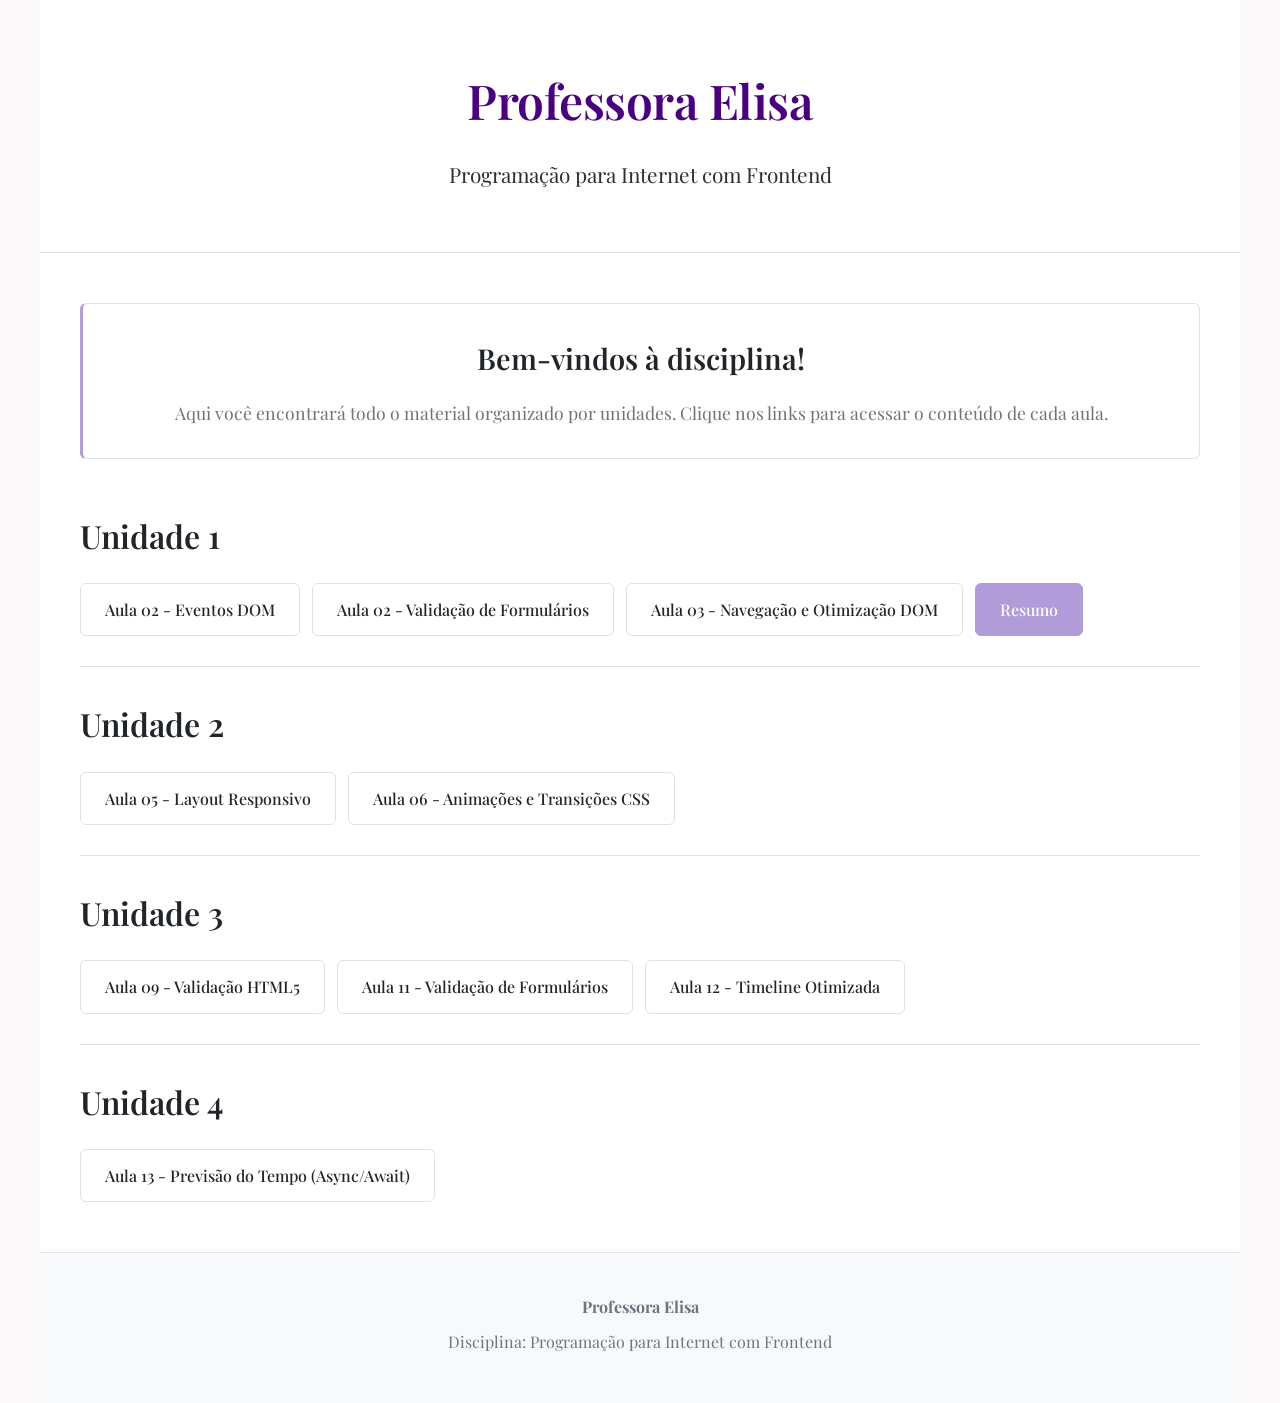
<file: index.html>
<!DOCTYPE html>
<html lang="pt-BR">
<head>
    <meta charset="UTF-8">
    <meta name="viewport" content="width=device-width, initial-scale=1.0">
    <title>Professora Elisa - Programação para Internet com Frontend</title>
    <link rel="preconnect" href="https://fonts.googleapis.com">
    <link rel="preconnect" href="https://fonts.gstatic.com" crossorigin>
    <link href="https://fonts.googleapis.com/css2?family=Playfair+Display:wght@400;500;600;700&family=Lato:wght@300;400;700&display=swap" rel="stylesheet">
    <style>
        * {
            margin: 0;
            padding: 0;
            box-sizing: border-box;
        }

        body {
            font-family: 'Playfair Display', 'Georgia', serif;
            line-height: 1.7;
            background: #faf8f9;
            min-height: 100vh;
            color: #3d2a4a;
        }

        .container {
            max-width: 1200px;
            margin: 0 auto;
            background: #ffffff;
            min-height: 100vh;
        }

        .header {
            background: #ffffff;
            color: #212529;
            padding: 60px 40px;
            text-align: center;
            border-bottom: 1px solid #dee2e6;
        }

        .header h1 {
            font-size: 3rem;
            margin-bottom: 15px;
            font-weight: 600;
            letter-spacing: -0.5px;
            color: #4B0082;
        }

        .header p {
            font-size: 1.3rem;
            opacity: 0.95;
            font-weight: 400;
        }

        .content {
            padding: 50px 40px;
        }

        .professor-info {
            background: #ffffff;
            color: #212529;
            padding: 30px;
            border-radius: 0.375rem;
            margin-bottom: 50px;
            text-align: center;
            border: 1px solid #dee2e6;
            border-left: 3px solid #b19cd9;
        }

        .professor-info h2 {
            font-size: 1.8rem;
            margin-bottom: 15px;
            font-weight: 600;
        }

        .professor-info p {
            font-size: 1.1rem;
            color: #6c757d;
        }

        .units-list {
            list-style: none;
        }

        .unit-item {
            margin-bottom: 30px;
            border-bottom: 1px solid #e8dce8;
            padding-bottom: 30px;
        }

        .unit-item:last-child {
            border-bottom: none;
            margin-bottom: 0;
            padding-bottom: 0;
        }

        .unit-title {
            font-size: 2rem;
            color: #212529;
            margin-bottom: 20px;
            font-weight: 600;
        }

        .lessons-list {
            list-style: none;
            display: flex;
            flex-wrap: wrap;
            gap: 12px;
        }

        .lesson-link {
            display: inline-block;
            padding: 12px 24px;
            background: #ffffff;
            color: #212529;
            text-decoration: none;
            border-radius: 0.375rem;
            font-size: 1rem;
            font-weight: 500;
            transition: all 0.15s ease-in-out;
            border: 1px solid #dee2e6;
        }

        .lesson-link:hover {
            background: #b19cd9;
            color: #ffffff;
            border-color: #b19cd9;
            transform: translateY(-2px);
            box-shadow: 0 4px 12px rgba(177, 156, 217, 0.2);
        }

        .lesson-link.resumo {
            background: #b19cd9;
            color: #ffffff;
            border-color: #b19cd9;
        }

        .lesson-link.resumo:hover {
            background: #9d8ac5;
            border-color: #9d8ac5;
        }

        .footer {
            text-align: center;
            padding: 40px;
            background: #f8f9fa;
            color: #6c757d;
            border-top: 1px solid #dee2e6;
        }

        .footer p {
            margin-bottom: 8px;
            font-size: 1rem;
        }

        @media (max-width: 768px) {
            .header {
                padding: 40px 20px;
            }

            .header h1 {
                font-size: 2.2rem;
            }

            .header p {
                font-size: 1.1rem;
            }

            .content {
                padding: 30px 20px;
            }

            .unit-title {
                font-size: 1.6rem;
            }

            .lessons-list {
                flex-direction: column;
            }

            .lesson-link {
                width: 100%;
                text-align: center;
            }
        }
    </style>
</head>
<body>
<div class="container">
    <header class="header">
        <h1>Professora Elisa</h1>
        <p>Programação para Internet com Frontend</p>
    </header>

    <div class="content">
        <div class="professor-info">
            <h2>Bem-vindos à disciplina!</h2>
            <p>Aqui você encontrará todo o material organizado por unidades. Clique nos links para acessar o conteúdo de cada aula.</p>
        </div>

        <ul class="units-list">
            <li class="unit-item">
                <h2 class="unit-title">Unidade 1</h2>
                <ul class="lessons-list">
                    <li><a href="unidade1/aula02/eventos.html" class="lesson-link">Aula 02 - Eventos DOM</a></li>
                    <li><a href="unidade1/aula02/formularios.html" class="lesson-link">Aula 02 - Validação de Formulários</a></li>
                    <li><a href="unidade1/aula03/index.html" class="lesson-link">Aula 03 - Navegação e Otimização DOM</a></li>
                    <li><a href="unidade1/encerramento/index.html" class="lesson-link resumo">Resumo</a></li>
                </ul>
            </li>

            <li class="unit-item">
                <h2 class="unit-title">Unidade 2</h2>
                <ul class="lessons-list">
                    <li><a href="unidade2/aula05/index.html" class="lesson-link">Aula 05 - Layout Responsivo</a></li>
                    <li><a href="unidade2/aula06/index.html" class="lesson-link">Aula 06 - Animações e Transições CSS</a></li>
                </ul>
            </li>

            <li class="unit-item">
                <h2 class="unit-title">Unidade 3</h2>
                <ul class="lessons-list">
                    <li><a href="unidade3/aula09/index.html" class="lesson-link">Aula 09 - Validação HTML5</a></li>
                    <li><a href="unidade3/aula11/index.html" class="lesson-link">Aula 11 - Validação de Formulários</a></li>
                    <li><a href="unidade3/aula12/index.html" class="lesson-link">Aula 12 - Timeline Otimizada</a></li>
                </ul>
            </li>

            <li class="unit-item">
                <h2 class="unit-title">Unidade 4</h2>
                <ul class="lessons-list">
                    <li><a href="unidade4/aula13/index.html" class="lesson-link">Aula 13 - Previsão do Tempo (Async/Await)</a></li>
                </ul>
            </li>
        </ul>
    </div>

    <footer class="footer">
        <p><strong>Professora Elisa</strong></p>
        <p>Disciplina: Programação para Internet com Frontend</p>
    </footer>
</div>
</body>
</html>
</file>
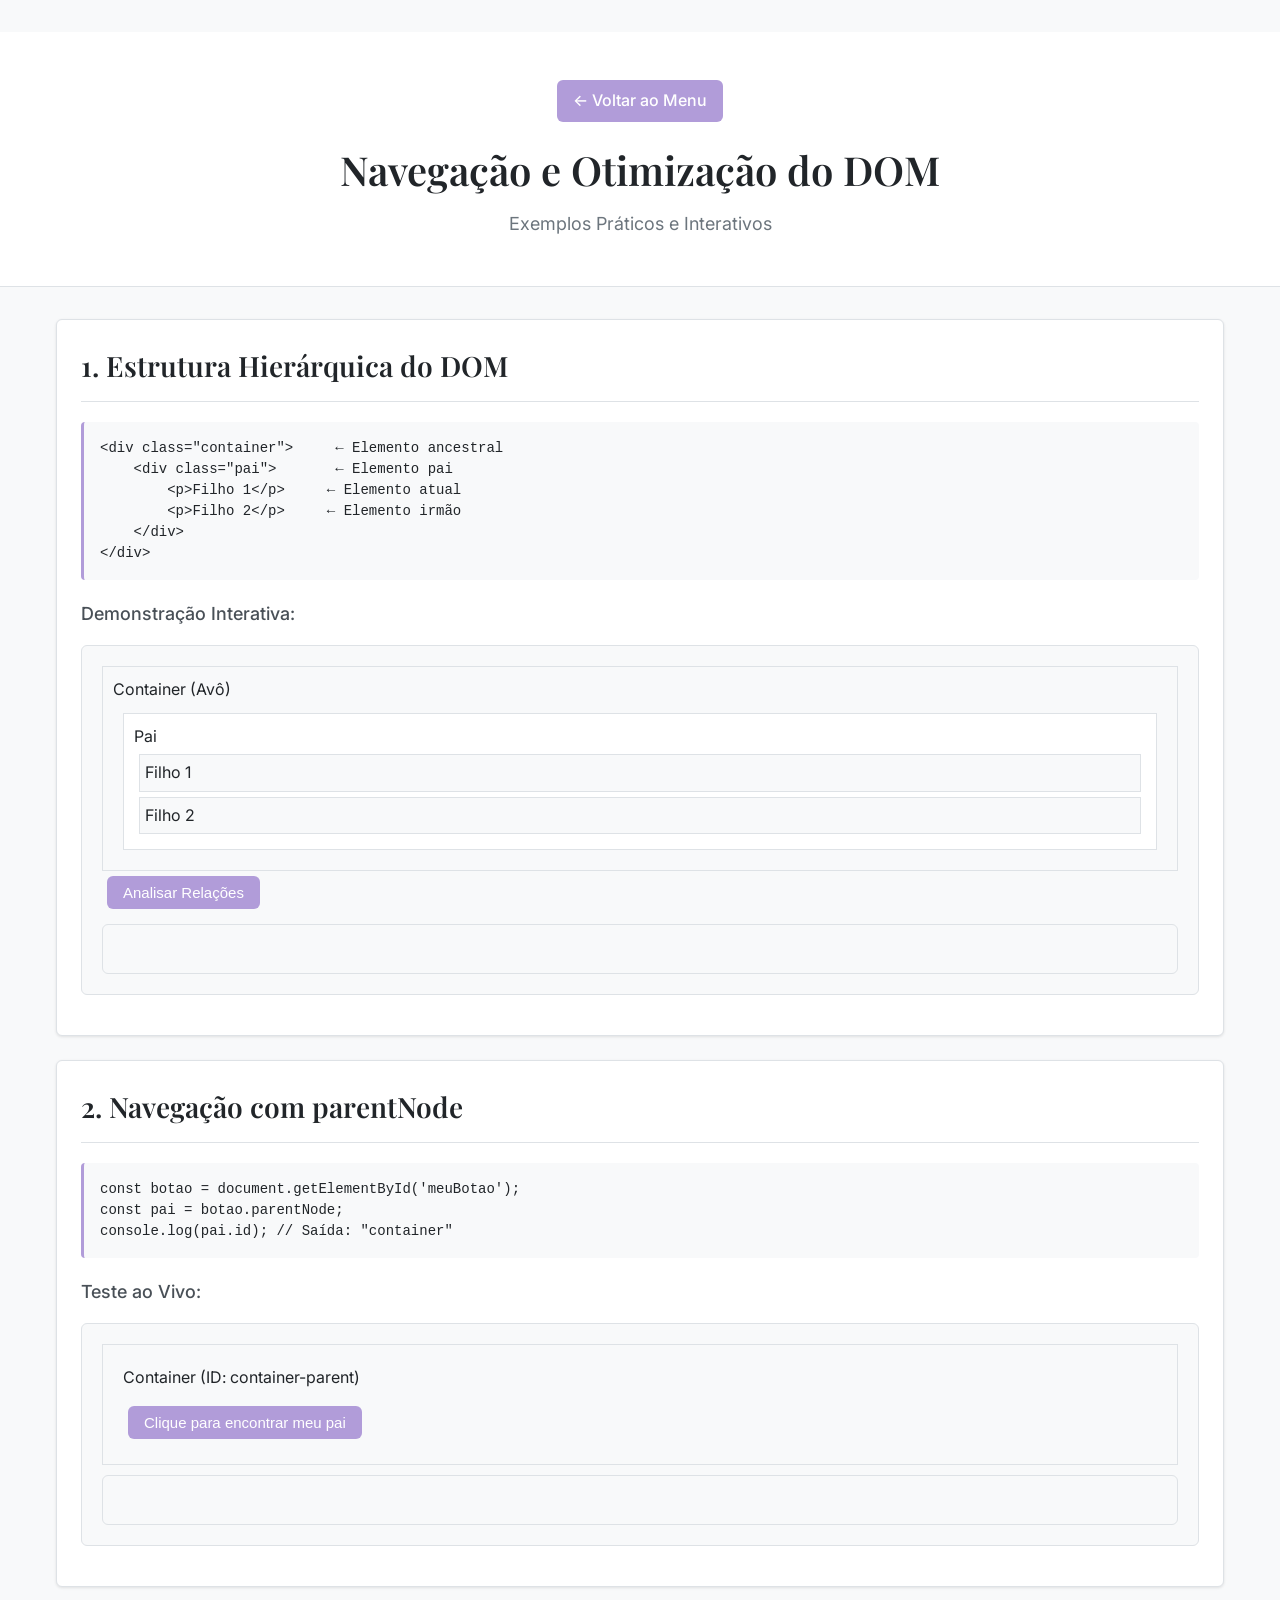
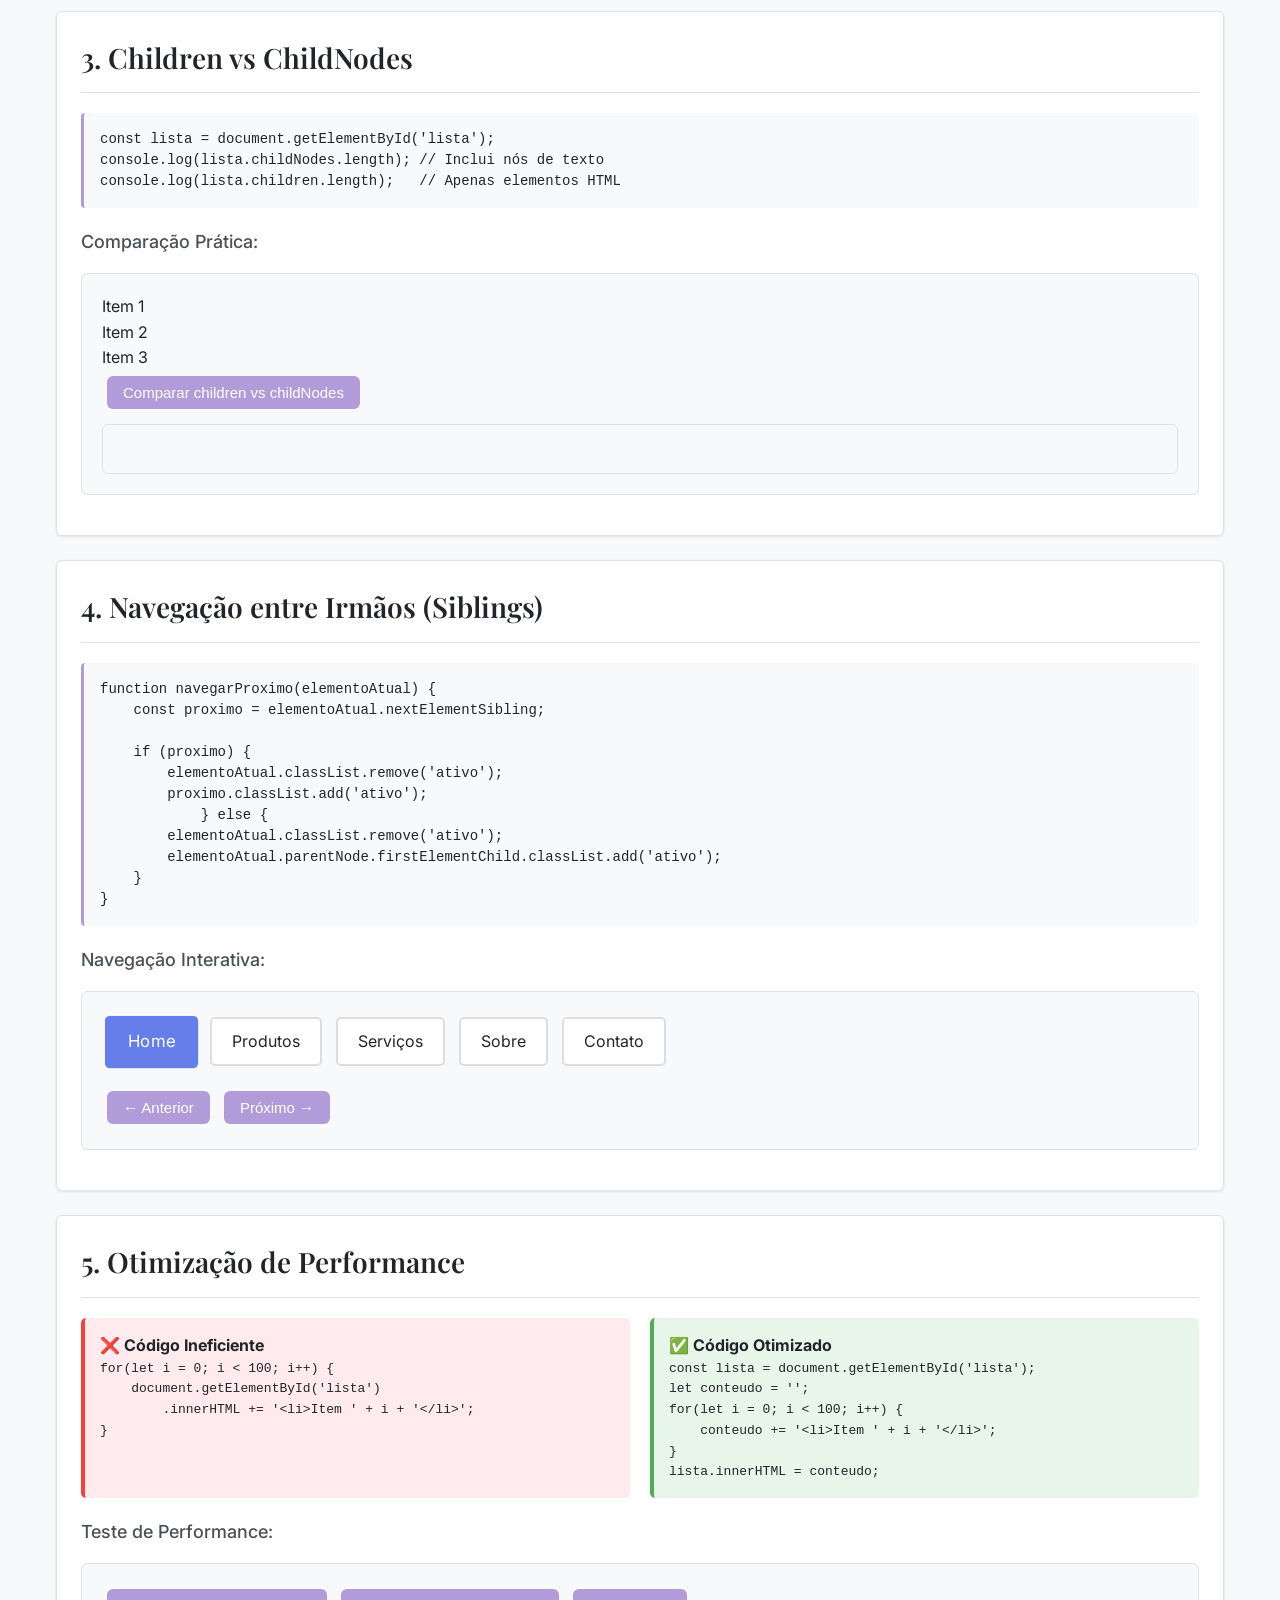
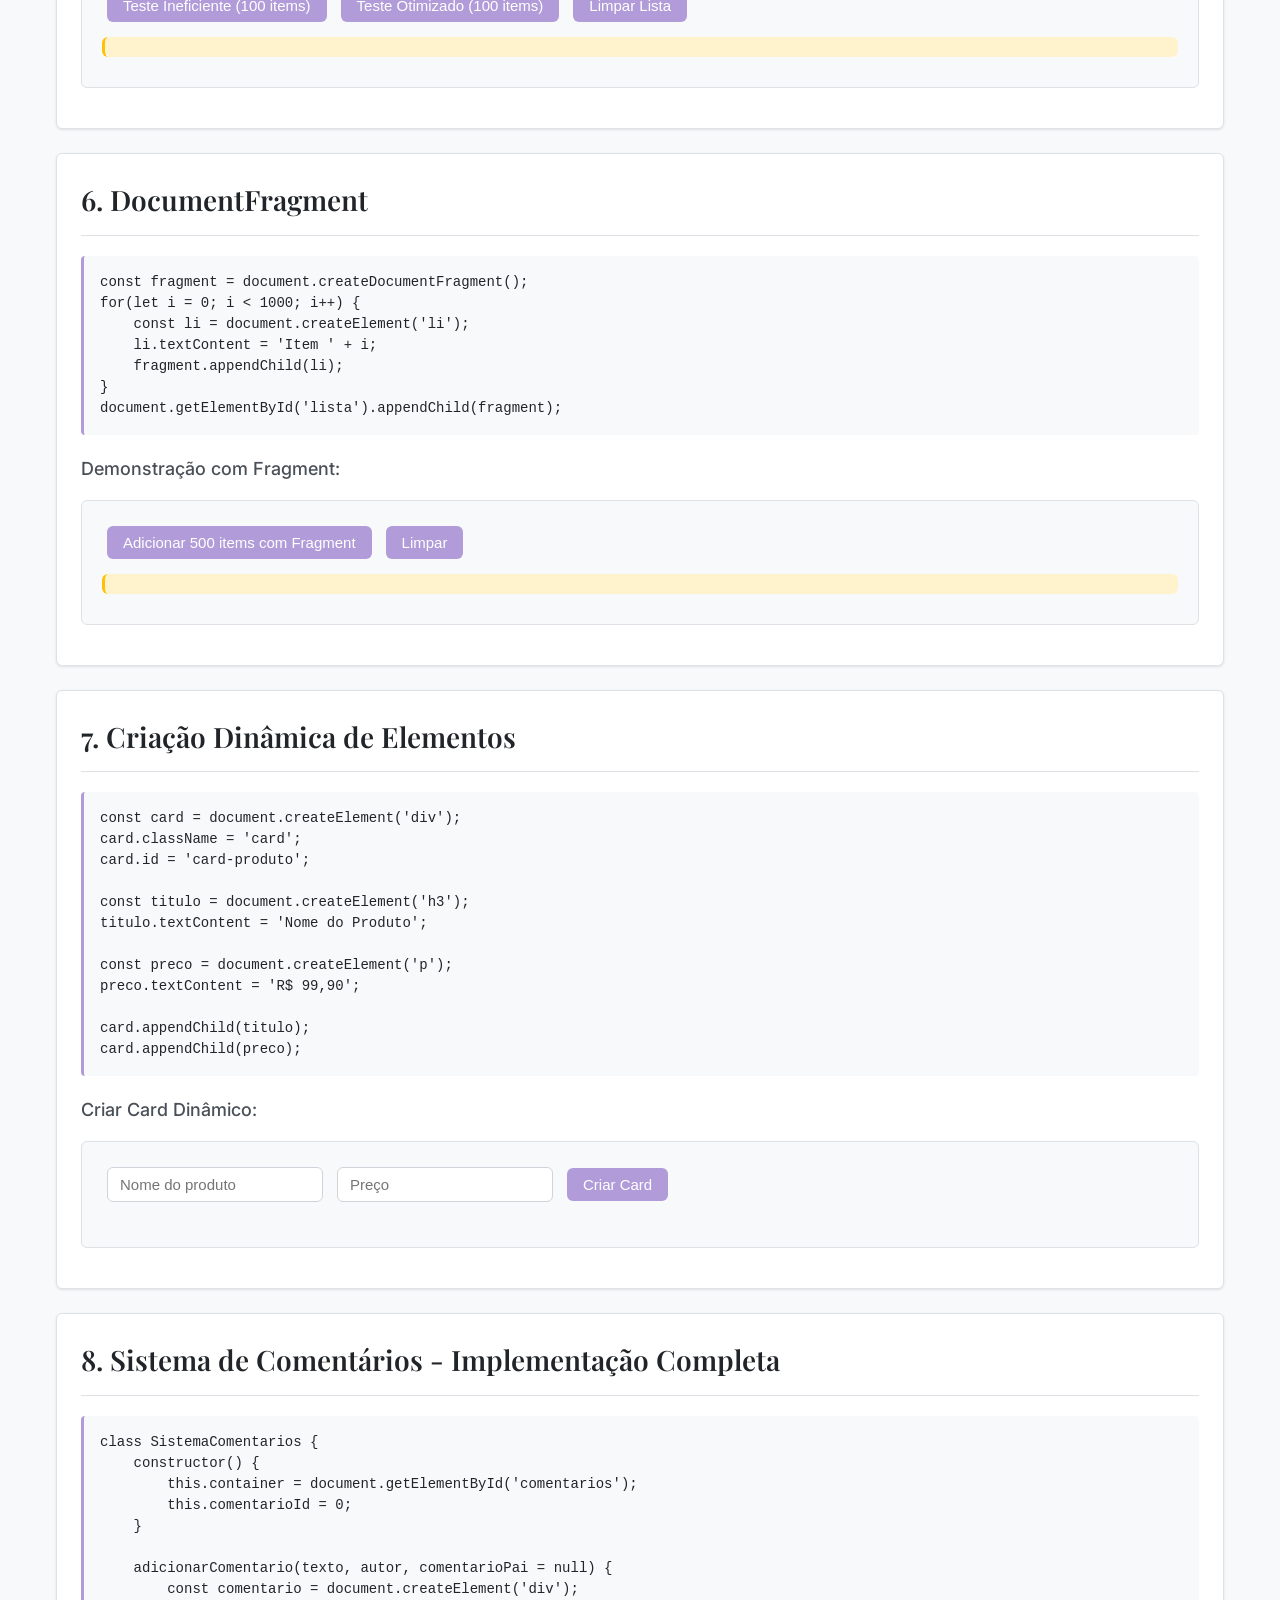
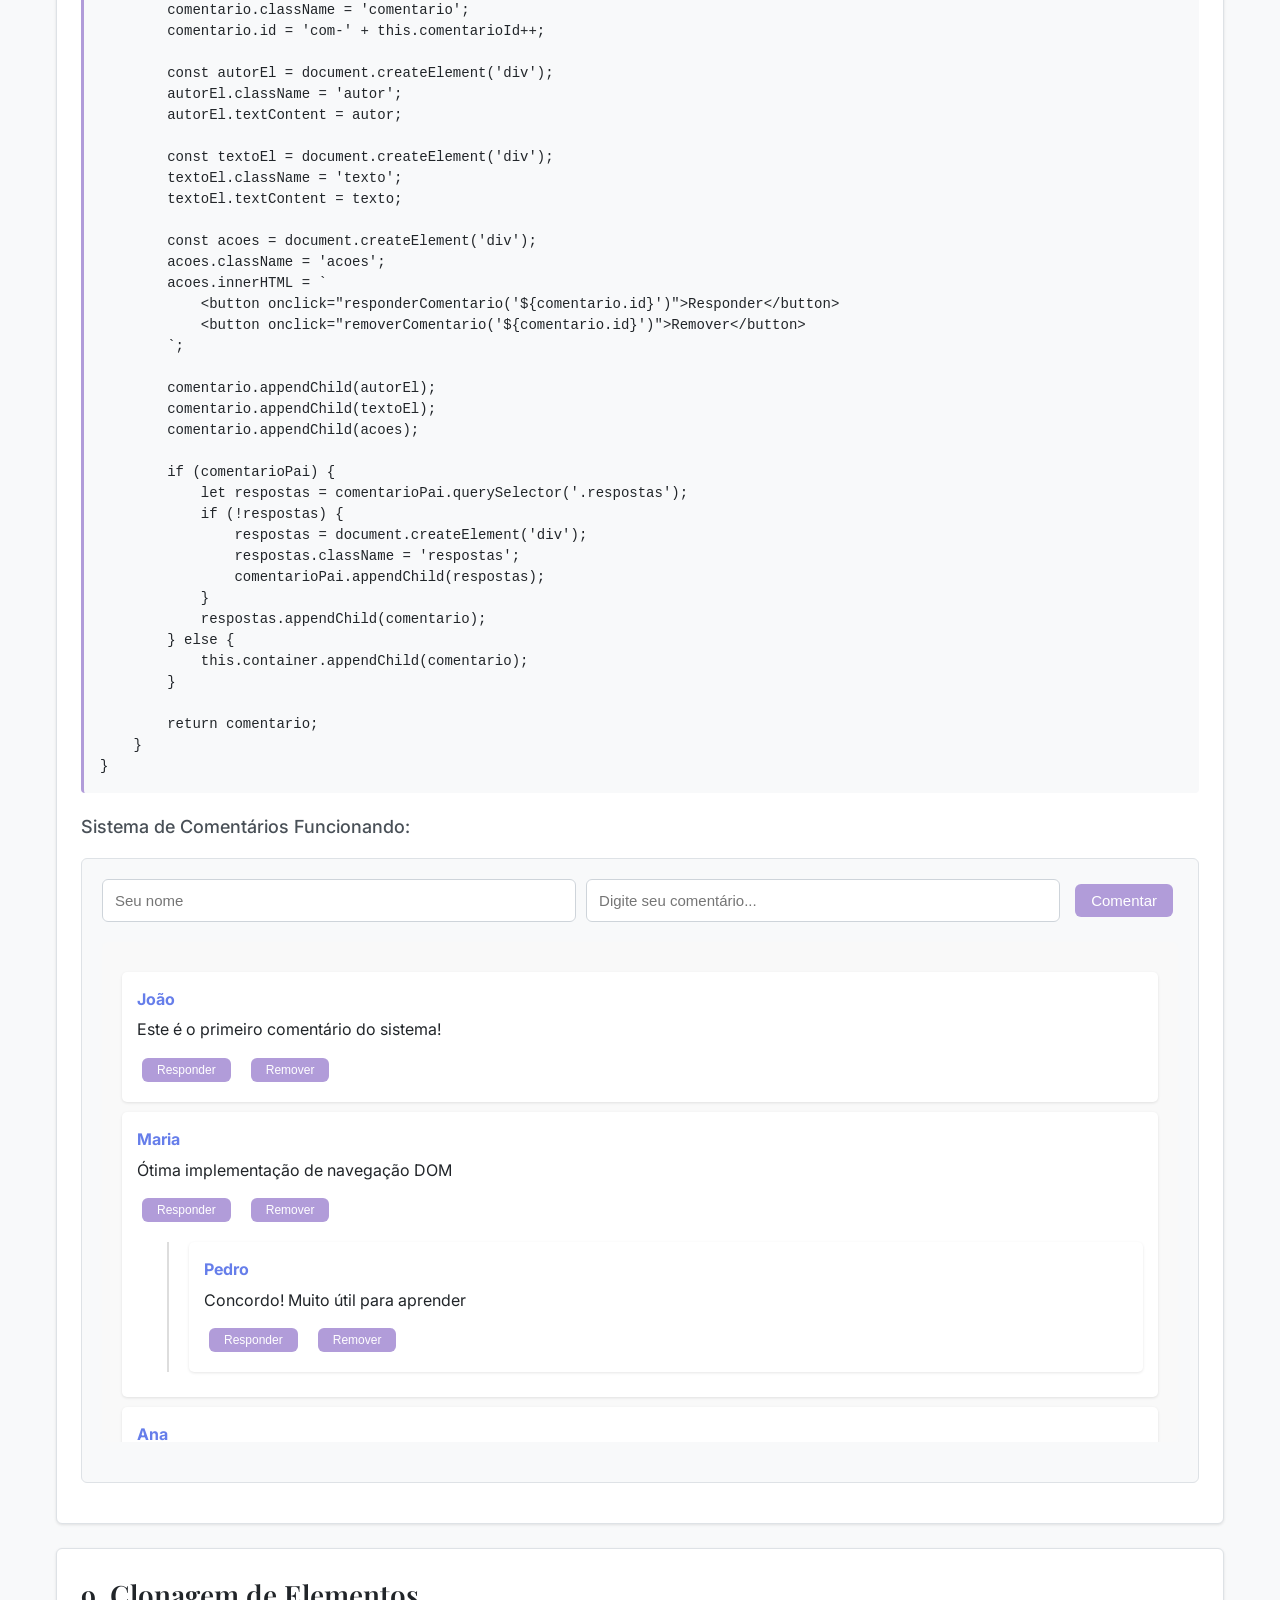
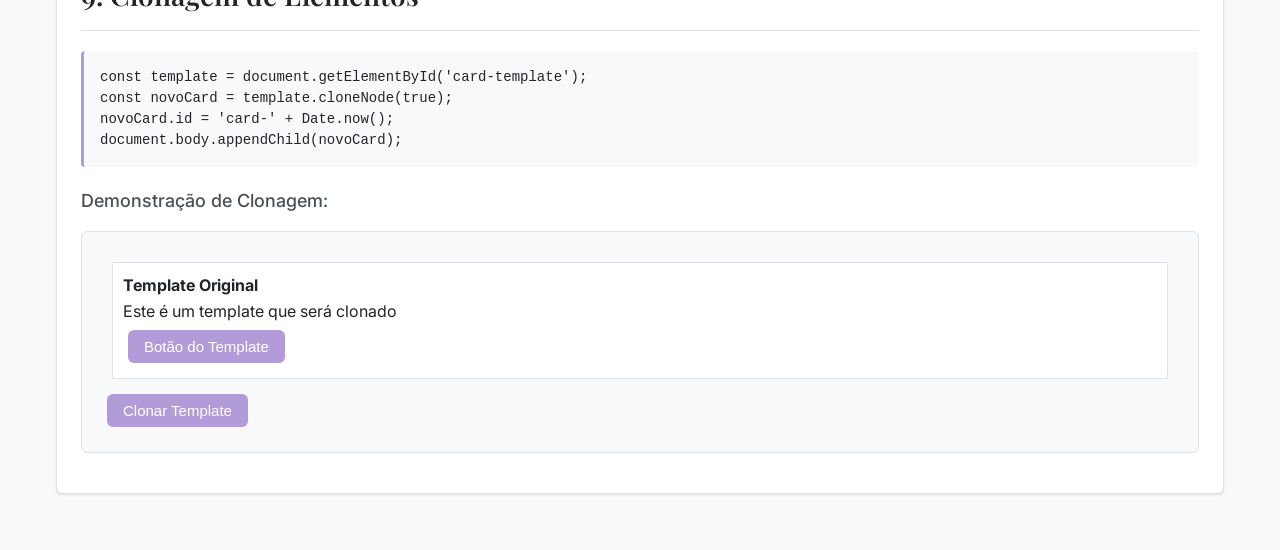
<file: unidade1/aula03/index.html>
<!DOCTYPE html>
<html lang="pt-BR">
<head>
    <meta charset="UTF-8">
    <meta name="viewport" content="width=device-width, initial-scale=1.0">
    <title>Exemplos Práticos - Navegação e Otimização do DOM</title>
    <link rel="preconnect" href="https://fonts.googleapis.com">
    <link rel="preconnect" href="https://fonts.gstatic.com" crossorigin>
    <link href="https://fonts.googleapis.com/css2?family=Playfair+Display:wght@400;500;600;700&family=Inter:wght@300;400;500;600&display=swap" rel="stylesheet">
    <style>
        * {
            margin: 0;
            padding: 0;
            box-sizing: border-box;
        }

        body {
            font-family: 'Inter', -apple-system, BlinkMacSystemFont, 'Segoe UI', sans-serif;
            background: #f8f9fa;
            color: #212529;
            line-height: 1.6;
            padding: 2rem 0;
        }

        .header {
            background: #ffffff;
            color: #212529;
            padding: 3rem 0;
            text-align: center;
            border-bottom: 1px solid #dee2e6;
            margin-bottom: 2rem;
        }

        .header h1 {
            font-family: 'Playfair Display', serif;
            font-size: 2.5rem;
            margin-bottom: 0.5rem;
            font-weight: 600;
        }

        .header p {
            font-size: 1.125rem;
            color: #6c757d;
        }

        .container {
            max-width: 1200px;
            margin: 0 auto;
            padding: 0 1rem;
        }

        .section {
            background: #ffffff;
            border-radius: 0.375rem;
            padding: 1.5rem;
            margin-bottom: 1.5rem;
            box-shadow: 0 1px 3px rgba(0,0,0,0.1);
            border: 1px solid #dee2e6;
        }

        .section h2 {
            font-family: 'Playfair Display', serif;
            color: #212529;
            font-size: 1.75rem;
            margin-bottom: 1.25rem;
            padding-bottom: 0.75rem;
            border-bottom: 1px solid #dee2e6;
            font-weight: 600;
        }

        .section h3 {
            color: #495057;
            font-size: 1.125rem;
            margin: 1.25rem 0 0.9375rem;
            font-weight: 500;
        }

        .code-block {
            background: #f8f9fa;
            border-left: 3px solid #b19cd9;
            padding: 1rem;
            margin: 1rem 0;
            border-radius: 0.25rem;
            overflow-x: auto;
        }

        .code-block pre {
            font-family: 'Courier New', monospace;
            font-size: 0.875rem;
            line-height: 1.5;
            margin: 0;
        }

        .result-box {
            background: #d1e7dd;
            border-left: 3px solid #198754;
            padding: 0.9375rem;
            margin: 1rem 0;
            border-radius: 0.25rem;
        }

        .result-box h4 {
            color: #0f5132;
            margin-bottom: 0.625rem;
        }

        button {
            background: #b19cd9;
            color: #ffffff;
            border: none;
            padding: 0.5rem 1rem;
            border-radius: 0.375rem;
            cursor: pointer;
            font-size: 0.9375rem;
            font-weight: 500;
            margin: 0.3125rem;
            transition: background-color 0.15s ease-in-out;
        }

        button:hover {
            background: #9d8ac5;
        }

        .demo-area {
            background: #f8f9fa;
            border: 1px solid #dee2e6;
            padding: 1.25rem;
            margin: 1rem 0;
            border-radius: 0.375rem;
        }

        .highlight {
            background: #ffeb3b;
            padding: 2px 5px;
            border-radius: 3px;
        }

        .nav-item {
            display: inline-block;
            padding: 10px 20px;
            margin: 5px;
            background: white;
            border: 2px solid #ddd;
            border-radius: 5px;
            cursor: pointer;
            transition: all 0.3s;
        }

        .nav-item.ativo {
            background: #667eea;
            color: white;
            border-color: #667eea;
            transform: scale(1.05);
        }

        .tree-demo {
            padding: 20px;
            background: #f5f5f5;
            border-radius: 5px;
            margin: 15px 0;
        }

        .tree-node {
            margin-left: 20px;
            padding: 5px;
            border-left: 2px solid #ddd;
        }

        .performance-comparison {
            display: grid;
            grid-template-columns: 1fr 1fr;
            gap: 20px;
            margin: 20px 0;
        }

        .bad-code {
            background: #ffebee;
            border-left: 4px solid #f44336;
            padding: 15px;
            border-radius: 5px;
        }

        .good-code {
            background: #e8f5e9;
            border-left: 4px solid #4caf50;
            padding: 15px;
            border-radius: 5px;
        }

        /* Sistema de Comentários */
        .comentarios-container {
            background: #f9f9f9;
            padding: 20px;
            border-radius: 5px;
            margin: 20px 0;
            max-height: 500px;
            overflow-y: auto;
        }

        .comentario {
            background: white;
            padding: 15px;
            margin: 10px 0;
            border-radius: 5px;
            box-shadow: 0 1px 3px rgba(0,0,0,0.1);
        }

        .comentario .autor {
            font-weight: bold;
            color: #667eea;
            margin-bottom: 5px;
        }

        .comentario .texto {
            margin-bottom: 10px;
        }

        .comentario .acoes {
            display: flex;
            gap: 10px;
        }

        .comentario .acoes button {
            padding: 5px 15px;
            font-size: 12px;
        }

        .respostas {
            margin-left: 30px;
            padding-left: 20px;
            border-left: 2px solid #ddd;
            margin-top: 15px;
        }

        .input-comentario {
            display: flex;
            gap: 10px;
            margin-bottom: 20px;
        }

        .input-comentario input {
            flex: 1;
            padding: 0.5rem 0.75rem;
            border: 1px solid #ced4da;
            border-radius: 0.375rem;
            font-size: 0.9375rem;
        }

        #output, #output-parent, #output-children {
            background: #f8f9fa;
            padding: 0.625rem;
            border-radius: 0.375rem;
            margin-top: 0.625rem;
            min-height: 50px;
            font-family: monospace;
            font-size: 0.875rem;
            border: 1px solid #dee2e6;
        }

        .stats {
            background: #fff3cd;
            padding: 0.625rem;
            border-radius: 0.375rem;
            margin: 0.625rem 0;
            border-left: 3px solid #ffc107;
        }

        .card {
            border: 1px solid #dee2e6;
            padding: 0.9375rem;
            border-radius: 0.375rem;
            background: #ffffff;
            margin: 0.3125rem;
            box-shadow: 0 1px 3px rgba(0,0,0,0.1);
        }

        .card h4 {
            color: #212529;
            margin-bottom: 0.625rem;
            font-weight: 600;
        }

        @media (max-width: 768px) {
            .performance-comparison {
                grid-template-columns: 1fr;
            }
        }
    </style>
</head>
<body>
    <div class="header">
        <a href="../../index.html" style="display: inline-block; margin-bottom: 1rem; padding: 0.5rem 1rem; background: #b19cd9; color: #ffffff; text-decoration: none; border-radius: 0.375rem; font-weight: 500; transition: background-color 0.15s ease-in-out;">← Voltar ao Menu</a>
        <h1>Navegação e Otimização do DOM</h1>
        <p>Exemplos Práticos e Interativos</p>
    </div>

    <div class="container">
        <div class="section">
            <h2>1. Estrutura Hierárquica do DOM</h2>
            
            <div class="code-block">
                <pre>&lt;div class="container"&gt;     ← Elemento ancestral
    &lt;div class="pai"&gt;       ← Elemento pai
        &lt;p&gt;Filho 1&lt;/p&gt;     ← Elemento atual
        &lt;p&gt;Filho 2&lt;/p&gt;     ← Elemento irmão
    &lt;/div&gt;
&lt;/div&gt;</pre>
            </div>

            <h3>Demonstração Interativa:</h3>
            <div class="demo-area">
                <div id="demo-container" style="border: 1px solid #dee2e6; padding: 0.625rem; background: #f8f9fa;">
                    Container (Avô)
                    <div id="demo-pai" style="border: 1px solid #dee2e6; padding: 0.625rem; margin: 0.625rem; background: #ffffff;">
                        Pai
                        <p id="filho1" style="background: #f8f9fa; padding: 0.3125rem; margin: 0.3125rem; border: 1px solid #dee2e6;">Filho 1</p>
                        <p id="filho2" style="background: #f8f9fa; padding: 0.3125rem; margin: 0.3125rem; border: 1px solid #dee2e6;">Filho 2</p>
                    </div>
                </div>
                <button onclick="mostrarRelacoes()" title="Analisa as relações hierárquicas entre elementos DOM">Analisar Relações</button>
                <div id="output"></div>
            </div>
        </div>

        <div class="section">
            <h2>2. Navegação com parentNode</h2>
            
            <div class="code-block">
                <pre>const botao = document.getElementById('meuBotao');
const pai = botao.parentNode;
console.log(pai.id); // Saída: "container"</pre>
            </div>

            <h3>Teste ao Vivo:</h3>
            <div class="demo-area">
                <div id="container-parent" style="border: 1px solid #dee2e6; padding: 1.25rem; background: #f8f9fa;">
                    <span>Container (ID: container-parent)</span>
                    <div style="margin-top: 0.625rem;">
                        <button id="meuBotao" onclick="encontrarPai()" title="Demonstra a navegação usando parentNode">Clique para encontrar meu pai</button>
                    </div>
                </div>
                <div id="output-parent"></div>
            </div>
        </div>

        <div class="section">
            <h2>3. Children vs ChildNodes</h2>
            
            <div class="code-block">
                <pre>const lista = document.getElementById('lista');
console.log(lista.childNodes.length); // Inclui nós de texto
console.log(lista.children.length);   // Apenas elementos HTML</pre>
            </div>

            <h3>Comparação Prática:</h3>
            <div class="demo-area">
                <div id="lista-demo">
                    <p>Item 1</p>
                    <p>Item 2</p>
                    <p>Item 3</p>
                </div>
                <button onclick="compararChildrenChildNodes()" title="Compara a diferença entre children e childNodes">Comparar children vs childNodes</button>
                <div id="output-children"></div>
            </div>
        </div>

        <div class="section">
            <h2>4. Navegação entre Irmãos (Siblings)</h2>
            
            <div class="code-block">
                <pre>function navegarProximo(elementoAtual) {
    const proximo = elementoAtual.nextElementSibling;
    
    if (proximo) {
        elementoAtual.classList.remove('ativo');
        proximo.classList.add('ativo');
            } else {
        elementoAtual.classList.remove('ativo');
        elementoAtual.parentNode.firstElementChild.classList.add('ativo');
    }
}</pre>
            </div>

            <h3>Navegação Interativa:</h3>
            <div class="demo-area">
                <div id="nav-lista">
                    <span class="nav-item ativo">Home</span>
                    <span class="nav-item">Produtos</span>
                    <span class="nav-item">Serviços</span>
                    <span class="nav-item">Sobre</span>
                    <span class="nav-item">Contato</span>
                </div>
                <div style="margin-top: 0.9375rem;">
                    <button onclick="navegarAnteriorDemo()" title="Navega para o elemento irmão anterior">← Anterior</button>
                    <button onclick="navegarProximoDemo()" title="Navega para o próximo elemento irmão">Próximo →</button>
                </div>
            </div>
        </div>

        <div class="section">
            <h2>5. Otimização de Performance</h2>
            
            <div class="performance-comparison">
                <div class="bad-code">
                    <h4>❌ Código Ineficiente</h4>
                    <pre>for(let i = 0; i < 100; i++) {
    document.getElementById('lista')
        .innerHTML += '&lt;li&gt;Item ' + i + '&lt;/li&gt;';
}</pre>
                </div>
                <div class="good-code">
                    <h4>✅ Código Otimizado</h4>
                    <pre>const lista = document.getElementById('lista');
let conteudo = '';
for(let i = 0; i < 100; i++) {
    conteudo += '&lt;li&gt;Item ' + i + '&lt;/li&gt;';
}
lista.innerHTML = conteudo;</pre>
                </div>
            </div>

            <h3>Teste de Performance:</h3>
            <div class="demo-area">
                <button onclick="testeIneficiente()" title="Testa método ineficiente de adicionar elementos">Teste Ineficiente (100 items)</button>
                <button onclick="testeOtimizado()" title="Testa método otimizado de adicionar elementos">Teste Otimizado (100 items)</button>
                <button onclick="limparLista()" title="Remove todos os itens da lista">Limpar Lista</button>
                <div class="stats" id="stats"></div>
                <ul id="lista-performance" style="max-height: 12.5rem; overflow-y: auto; list-style: none; padding: 0;"></ul>
            </div>
        </div>

        <div class="section">
            <h2>6. DocumentFragment</h2>
            
            <div class="code-block">
                <pre>const fragment = document.createDocumentFragment();
for(let i = 0; i < 1000; i++) {
    const li = document.createElement('li');
    li.textContent = 'Item ' + i;
    fragment.appendChild(li);
}
document.getElementById('lista').appendChild(fragment);</pre>
            </div>

            <h3>Demonstração com Fragment:</h3>
            <div class="demo-area">
                <button onclick="adicionarComFragment()" title="Adiciona elementos usando DocumentFragment para melhor performance">Adicionar 500 items com Fragment</button>
                <button onclick="limparListaFragment()" title="Remove todos os itens da lista">Limpar</button>
                <div id="stats-fragment" class="stats"></div>
                <ul id="lista-fragment" style="max-height: 12.5rem; overflow-y: auto; list-style: none; padding: 0;"></ul>
            </div>
        </div>

        <div class="section">
            <h2>7. Criação Dinâmica de Elementos</h2>
            
            <div class="code-block">
                <pre>const card = document.createElement('div');
card.className = 'card';
card.id = 'card-produto';

const titulo = document.createElement('h3');
titulo.textContent = 'Nome do Produto';

const preco = document.createElement('p');
preco.textContent = 'R$ 99,90';

card.appendChild(titulo);
card.appendChild(preco);</pre>
            </div>

            <h3>Criar Card Dinâmico:</h3>
            <div class="demo-area">
                <input type="text" id="nome-produto" placeholder="Nome do produto" style="padding: 0.5rem 0.75rem; margin: 0.3125rem; border: 1px solid #ced4da; border-radius: 0.375rem; font-size: 0.9375rem;">
                <input type="text" id="preco-produto" placeholder="Preço" style="padding: 0.5rem 0.75rem; margin: 0.3125rem; border: 1px solid #ced4da; border-radius: 0.375rem; font-size: 0.9375rem;">
                <button onclick="criarCard()" title="Cria um novo card dinamicamente usando JavaScript">Criar Card</button>
                <div id="cards-container" style="display: flex; flex-wrap: wrap; gap: 0.625rem; margin-top: 1.25rem;"></div>
            </div>
        </div>

        <div class="section">
            <h2>8. Sistema de Comentários - Implementação Completa</h2>
            
            <div class="code-block">
                <pre>class SistemaComentarios {
    constructor() {
        this.container = document.getElementById('comentarios');
        this.comentarioId = 0;
    }

    adicionarComentario(texto, autor, comentarioPai = null) {
        const comentario = document.createElement('div');
        comentario.className = 'comentario';
        comentario.id = 'com-' + this.comentarioId++;
        
        const autorEl = document.createElement('div');
        autorEl.className = 'autor';
        autorEl.textContent = autor;
        
        const textoEl = document.createElement('div');
        textoEl.className = 'texto';
        textoEl.textContent = texto;
        
        const acoes = document.createElement('div');
        acoes.className = 'acoes';
        acoes.innerHTML = `
            &lt;button onclick="responderComentario('${comentario.id}')"&gt;Responder&lt;/button&gt;
            &lt;button onclick="removerComentario('${comentario.id}')"&gt;Remover&lt;/button&gt;
        `;
        
        comentario.appendChild(autorEl);
        comentario.appendChild(textoEl);
        comentario.appendChild(acoes);
        
        if (comentarioPai) {
            let respostas = comentarioPai.querySelector('.respostas');
            if (!respostas) {
                respostas = document.createElement('div');
                respostas.className = 'respostas';
                comentarioPai.appendChild(respostas);
            }
            respostas.appendChild(comentario);
        } else {
            this.container.appendChild(comentario);
        }
        
        return comentario;
    }
}</pre>
            </div>

            <h3>Sistema de Comentários Funcionando:</h3>
            <div class="demo-area">
                <div class="input-comentario">
                    <input type="text" id="autor-input" placeholder="Seu nome" style="width: 150px; padding: 0.5rem 0.75rem; border: 1px solid #ced4da; border-radius: 0.375rem; font-size: 0.9375rem;">
                    <input type="text" id="comentario-input" placeholder="Digite seu comentário...">
                    <button onclick="adicionarNovoComentario()" title="Adiciona um novo comentário ao sistema">Comentar</button>
                </div>
                
                <div id="comentarios" class="comentarios-container">
                </div>
            </div>
        </div>

        <div class="section">
            <h2>9. Clonagem de Elementos</h2>
            
            <div class="code-block">
                <pre>const template = document.getElementById('card-template');
const novoCard = template.cloneNode(true);
novoCard.id = 'card-' + Date.now();
document.body.appendChild(novoCard);</pre>
            </div>

            <h3>Demonstração de Clonagem:</h3>
            <div class="demo-area">
                <div id="template-original" style="border: 1px solid #dee2e6; padding: 0.625rem; margin: 0.625rem; background: #ffffff;">
                    <h4>Template Original</h4>
                    <p>Este é um template que será clonado</p>
                    <button>Botão do Template</button>
                </div>
                <button onclick="clonarTemplate()" title="Clona o template original criando uma nova instância">Clonar Template</button>
                <div id="clones-container"></div>
            </div>
        </div>
    </div>
    <script src="script.js"></script>

</body>
</html>
</file>
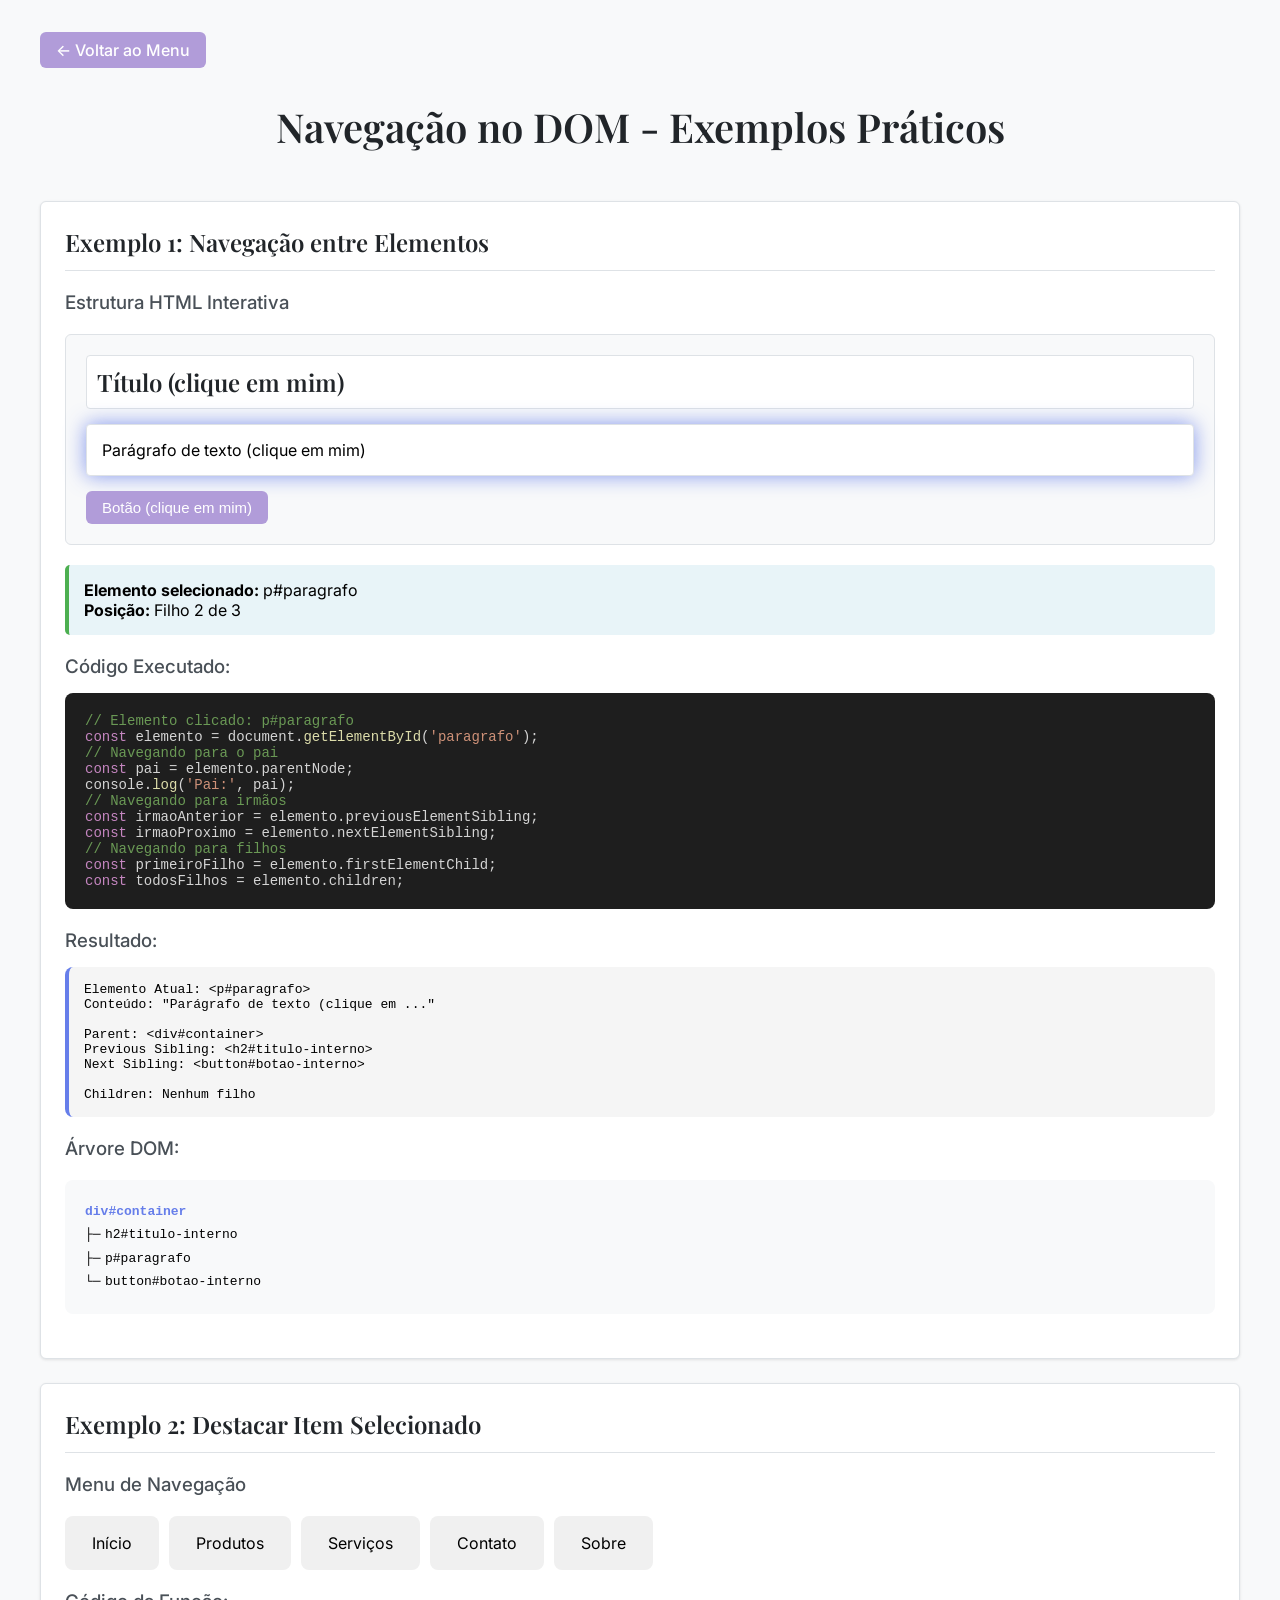
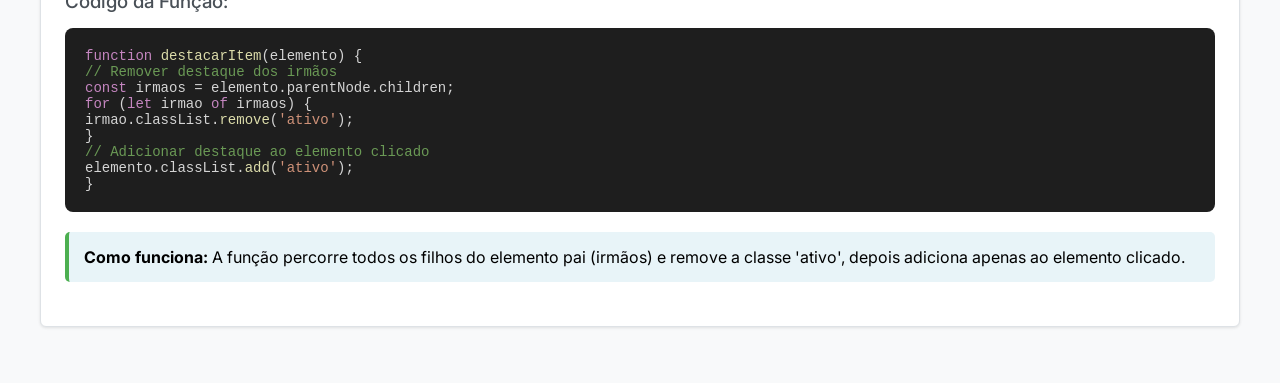
<file: unidade1/encerramento/index.html>
<!DOCTYPE html>
<html lang="pt-BR">
<head>
    <meta charset="UTF-8">
    <meta name="viewport" content="width=device-width, initial-scale=1.0">
    <title>Navegação DOM - Exemplos Práticos</title>
    <link rel="preconnect" href="https://fonts.googleapis.com">
    <link rel="preconnect" href="https://fonts.gstatic.com" crossorigin>
    <link href="https://fonts.googleapis.com/css2?family=Playfair+Display:wght@400;500;600;700&family=Inter:wght@300;400;500;600&display=swap" rel="stylesheet">
    <style>
        * {
            margin: 0;
            padding: 0;
            box-sizing: border-box;
        }
        
        body {
            font-family: 'Inter', -apple-system, BlinkMacSystemFont, 'Segoe UI', sans-serif;
            background: #f8f9fa;
            min-height: 100vh;
            padding: 2rem 1rem;
        }
        
        .container {
            max-width: 1200px;
            margin: 0 auto;
        }
        
        h1 {
            font-family: 'Playfair Display', serif;
            color: #212529;
            text-align: center;
            margin-bottom: 3rem;
            font-size: 2.5rem;
            font-weight: 600;
        }
        
        .demo-section {
            background: #ffffff;
            border-radius: 0.375rem;
            padding: 1.5rem;
            margin-bottom: 1.5rem;
            box-shadow: 0 1px 3px rgba(0,0,0,0.1);
            border: 1px solid #dee2e6;
        }
        
        h2 {
            font-family: 'Playfair Display', serif;
            color: #212529;
            margin-bottom: 1.25rem;
            padding-bottom: 0.75rem;
            border-bottom: 1px solid #dee2e6;
            font-weight: 600;
        }
        
        h3 {
            color: #495057;
            margin: 1.25rem 0 0.9375rem 0;
            font-weight: 500;
        }
        
        /* Exemplo 1: Estrutura DOM Visual */
        #container {
            background: #f8f9fa;
            border: 1px solid #dee2e6;
            border-radius: 0.375rem;
            padding: 1.25rem;
            margin: 1.25rem 0;
            position: relative;
        }
        
        #container h2 {
            background: #ffffff;
            padding: 0.625rem;
            border-radius: 0.25rem;
            margin-bottom: 0.9375rem;
            cursor: pointer;
            transition: background-color 0.15s ease-in-out;
            border: 1px solid #dee2e6;
        }
        
        #container h2:hover {
            background: #f8f9fa;
        }
        
        #container #paragrafo {
            background: #ffffff;
            padding: 0.9375rem;
            border-radius: 0.25rem;
            margin-bottom: 0.9375rem;
            cursor: pointer;
            transition: background-color 0.15s ease-in-out;
            border: 1px solid #dee2e6;
        }
        
        #container #paragrafo:hover {
            background: #f8f9fa;
        }
        
        #container button {
            background: #b19cd9;
            color: #ffffff;
            border: none;
            padding: 0.5rem 1rem;
            border-radius: 0.375rem;
            cursor: pointer;
            font-size: 0.9375rem;
            font-weight: 500;
            transition: background-color 0.15s ease-in-out;
        }
        
        #container button:hover {
            background: #9d8ac5;
        }
        
        .info-box {
            background: #e8f4f8;
            border-left: 4px solid #4CAF50;
            padding: 15px;
            margin: 20px 0;
            border-radius: 5px;
        }
        
        .info-box.highlight {
            animation: pulse 0.5s;
            background: #c8f4d8;
        }
        
        @keyframes pulse {
            0% { transform: scale(1); }
            50% { transform: scale(1.02); }
            100% { transform: scale(1); }
        }
        
        .code-display {
            background: #1e1e1e;
            color: #d4d4d4;
            padding: 20px;
            border-radius: 8px;
            margin: 15px 0;
            font-family: 'Consolas', 'Monaco', monospace;
            font-size: 14px;
            overflow-x: auto;
            min-height: 100px;
        }
        
        .code-display .comment {
            color: #6A9955;
        }
        
        .code-display .keyword {
            color: #C586C0;
        }
        
        .code-display .string {
            color: #CE9178;
        }
        
        .code-display .function {
            color: #DCDCAA;
        }
        
        /* Exemplo 2: Lista com Destaque */
        .menu-lista {
            list-style: none;
            display: flex;
            gap: 10px;
            margin: 20px 0;
            flex-wrap: wrap;
        }
        
        .menu-lista li {
            background: #f0f0f0;
            padding: 15px 25px;
            border-radius: 8px;
            cursor: pointer;
            transition: all 0.3s;
            border: 2px solid transparent;
        }
        
        .menu-lista li:hover {
            background: #e0e0e0;
            transform: translateY(-2px);
        }
        
        .menu-lista li.ativo {
            background: #b19cd9;
            color: #ffffff;
            border-color: #b19cd9;
        }
        
        .cards-container {
            display: grid;
            grid-template-columns: repeat(auto-fit, minmax(200px, 1fr));
            gap: 20px;
            margin: 20px 0;
        }
        
        .card-nav {
            background: white;
            border: 2px solid #e0e0e0;
            border-radius: 10px;
            padding: 20px;
            text-align: center;
            cursor: pointer;
            transition: all 0.3s;
            position: relative;
        }
        
        .card-nav:hover {
            border-color: #667eea;
            box-shadow: 0 5px 15px rgba(102, 126, 234, 0.3);
            transform: translateY(-5px);
        }
        
        .card-nav.selected {
            background: linear-gradient(135deg, #667eea 0%, #764ba2 100%);
            color: white;
            border-color: #764ba2;
        }
        
        .card-nav h4 {
            margin-bottom: 10px;
        }
        
        .card-nav p {
            font-size: 14px;
            opacity: 0.8;
        }
        
        .navigation-buttons {
            display: flex;
            gap: 10px;
            margin: 20px 0;
            flex-wrap: wrap;
        }
        
        .nav-btn {
            background: #667eea;
            color: white;
            border: none;
            padding: 10px 20px;
            border-radius: 5px;
            cursor: pointer;
            transition: all 0.3s;
            font-size: 14px;
        }
        
        .nav-btn:hover {
            background: #764ba2;
            transform: scale(1.05);
        }
        
        .nav-btn:disabled {
            background: #ccc;
            cursor: not-allowed;
            transform: scale(1);
        }
        
        .output {
            background: #f5f5f5;
            padding: 15px;
            border-radius: 8px;
            margin: 15px 0;
            border-left: 4px solid #667eea;
            font-family: monospace;
            white-space: pre-wrap;
            word-break: break-all;
        }
        
        .tree-view {
            background: #f8f9fa;
            padding: 20px;
            border-radius: 8px;
            margin: 20px 0;
            font-family: monospace;
        }
        
        .tree-node {
            margin-left: 20px;
            position: relative;
            line-height: 1.8;
        }
        
        .tree-node::before {
            content: "├─ ";
            position: absolute;
            left: -20px;
        }
        
        .tree-node:last-child::before {
            content: "└─ ";
        }
        
        .tree-node.root {
            margin-left: 0;
            font-weight: bold;
            color: #667eea;
        }
        
        .tree-node.root::before {
            content: "";
        }
        
        .btn-group {
            display: flex;
            gap: 10px;
            flex-wrap: wrap;
            margin: 15px 0;
        }
        
        .highlight-element {
            animation: blink 1s 3;
            box-shadow: 0 0 20px rgba(102, 126, 234, 0.8) !important;
        }
        
        @keyframes blink {
            0%, 100% { opacity: 1; }
            50% { opacity: 0.5; }
        }
    </style>
</head>
<body>
    <div class="container">
        <a href="../../index.html" style="display: inline-block; margin-bottom: 2rem; padding: 0.5rem 1rem; background: #b19cd9; color: #ffffff; text-decoration: none; border-radius: 0.375rem; font-weight: 500; transition: background-color 0.15s ease-in-out;">← Voltar ao Menu</a>
        <h1>Navegação no DOM - Exemplos Práticos</h1>
        
        <div class="demo-section">
            <h2>Exemplo 1: Navegação entre Elementos</h2>
            
            <h3>Estrutura HTML Interativa</h3>
            <div id="container">
                <h2 id="titulo-interno">Título (clique em mim)</h2>
                <p id="paragrafo">Parágrafo de texto (clique em mim)</p>
                <button id="botao-interno">Botão (clique em mim)</button>
            </div>
            
            <div class="info-box" id="info-navegacao">
                Clique em qualquer elemento acima para explorar suas relações no DOM
            </div>
            
            <h3>Código Executado:</h3>
            <div class="code-display" id="codigo-executado">
                <span class="comment">
                    // Clique em um elemento para ver o código de navegação
                </span>
            </div>
            
            <h3>Resultado:</h3>
            <div class="output" id="resultado-navegacao">
                Aguardando interação...
            </div>
            
            <h3>Árvore DOM:</h3>
            <div class="tree-view">
                <div class="tree-node root">div#container</div>
                <div class="tree-node">h2#titulo-interno</div>
                <div class="tree-node">p#paragrafo</div>
                <div class="tree-node">button#botao-interno</div>
            </div>
            
        </div>
        
        <div class="demo-section">
            <h2>Exemplo 2: Destacar Item Selecionado</h2>
            
            <h3>Menu de Navegação</h3>
            <ul class="menu-lista" id="menu-principal">
                <li onclick="destacarItem(this)"> Início</li>
                <li onclick="destacarItem(this)"> Produtos</li>
                <li onclick="destacarItem(this)"> Serviços</li>
                <li onclick="destacarItem(this)"> Contato</li>
                <li onclick="destacarItem(this)"> Sobre</li>
            </ul>
            
            <h3>Código da Função:</h3>
            <div class="code-display">

                <span class="keyword">function</span> 
                <span class="function">destacarItem</span>(elemento) {
                    <br/>
                    <span class="comment">// Remover destaque dos irmãos</span>
                    <br/>
                    <span class="keyword">const</span> irmaos = elemento.parentNode.children;
                    <br/>
                    <span class="keyword">for</span> (<span class="keyword">let</span> irmao <span class="keyword">of</span> irmaos) {
                    <br/>
                        irmao.classList.<span class="function">remove</span>(<span class="string">'ativo'</span>);
                    <br/>
                }
                <br/>   
                <span class="comment">// Adicionar destaque ao elemento clicado</span>
                <br/>
                elemento.classList.<span class="function">add</span>(<span class="string">'ativo'</span>);
                <br/>
                }
            </div>
            
            <div class="info-box">
                <strong>Como funciona:</strong> A função percorre todos os filhos do elemento pai (irmãos) e remove a classe 'ativo', depois adiciona apenas ao elemento clicado.
            </div>
        </div>
        
    </div>
    
    <script>
        let elementoAtual = document.getElementById('paragrafo');
        let cardSelecionado = null;
        
        document.getElementById('titulo-interno').addEventListener('click', function() {
            explorarElemento(this);
        });
        
        document.getElementById('paragrafo').addEventListener('click', function() {
            explorarElemento(this);
        });
        
        document.getElementById('botao-interno').addEventListener('click', function() {
            explorarElemento(this);
        });
        
        document.getElementById('container').addEventListener('click', function(e) {
            if (e.target === this) {
                explorarElemento(this);
            }
        });
        
        function explorarElemento(elemento) {
            elementoAtual = elemento;
            
            document.querySelectorAll('.highlight-element').forEach(el => {
                el.classList.remove('highlight-element');
            });
            
            elemento.classList.add('highlight-element');
            
            const tagName = elemento.tagName.toLowerCase();
            const id = elemento.id ? `#${elemento.id}` : '';
            const conteudo = elemento.textContent.substring(0, 30);
            
            const codigo = `<span class="comment">// Elemento clicado: ${tagName}${id}</span><br/>
            <span class="keyword">const</span> elemento = document.<span class="function">getElementById</span>(<span class="string">'${elemento.id}'</span>);
            <br/>
            <span class="comment">// Navegando para o pai</span>
            <br/>
            <span class="keyword">const</span> pai = elemento.parentNode;
            <br/>
            console.<span class="function">log</span>(<span class="string">'Pai:'</span>, pai); <span class="comment"></span>
            <br/>       
            <span class="comment">// Navegando para irmãos</span>
            <br/>
            <span class="keyword">const</span> irmaoAnterior = elemento.previousElementSibling;
            <br/>
            <span class="keyword">const</span> irmaoProximo = elemento.nextElementSibling;
            <br/>
            <span class="comment">// Navegando para filhos</span>
            <br/>
            <span class="keyword">const</span> primeiroFilho = elemento.firstElementChild;
            <br/>
            <span class="keyword">const</span> todosFilhos = elemento.children;`;
            
            document.getElementById('codigo-executado').innerHTML = codigo;
            
            let resultado = `Elemento Atual: <${tagName}${id}>\n`;
            resultado += `Conteúdo: "${conteudo}..."\n\n`;
            
            if (elemento.parentNode) {
                resultado += `Parent: <${elemento.parentNode.tagName.toLowerCase()}${elemento.parentNode.id ? '#' + elemento.parentNode.id : ''}>\n`;
            }
            
            if (elemento.previousElementSibling) {
                resultado += `Previous Sibling: <${elemento.previousElementSibling.tagName.toLowerCase()}${elemento.previousElementSibling.id ? '#' + elemento.previousElementSibling.id : ''}>\n`;
            }
            
            if (elemento.nextElementSibling) {
                resultado += `Next Sibling: <${elemento.nextElementSibling.tagName.toLowerCase()}${elemento.nextElementSibling.id ? '#' + elemento.nextElementSibling.id : ''}>\n`;
            }
            
            if (elemento.children.length > 0) {
                resultado += `\nChildren (${elemento.children.length}):\n`;
                Array.from(elemento.children).forEach((child, index) => {
                    resultado += `  [${index}] <${child.tagName.toLowerCase()}${child.id ? '#' + child.id : ''}>\n`;
                });
            } else {
                resultado += `\nChildren: Nenhum filho`;
            }
            
            document.getElementById('resultado-navegacao').textContent = resultado;
            
            document.getElementById('info-navegacao').innerHTML = `
                <strong>Elemento selecionado:</strong> ${tagName}${id}<br>
                <strong>Posição:</strong> Filho ${Array.from(elemento.parentNode.children).indexOf(elemento) + 1} de ${elemento.parentNode.children.length}
            `;
        }
        
       
        
        function destacarItem(elemento) {
            const irmaos = elemento.parentNode.children;
            for (let irmao of irmaos) {
                irmao.classList.remove('ativo');
            }
            
            elemento.classList.add('ativo');
            
            const index = Array.from(irmaos).indexOf(elemento);
            console.log(`Item ${index + 1} de ${irmaos.length} selecionado`);
        }
       
        window.addEventListener('DOMContentLoaded', () => {
            explorarElemento(document.getElementById('paragrafo'));
        });
    </script>
</body>
</html>
</file>
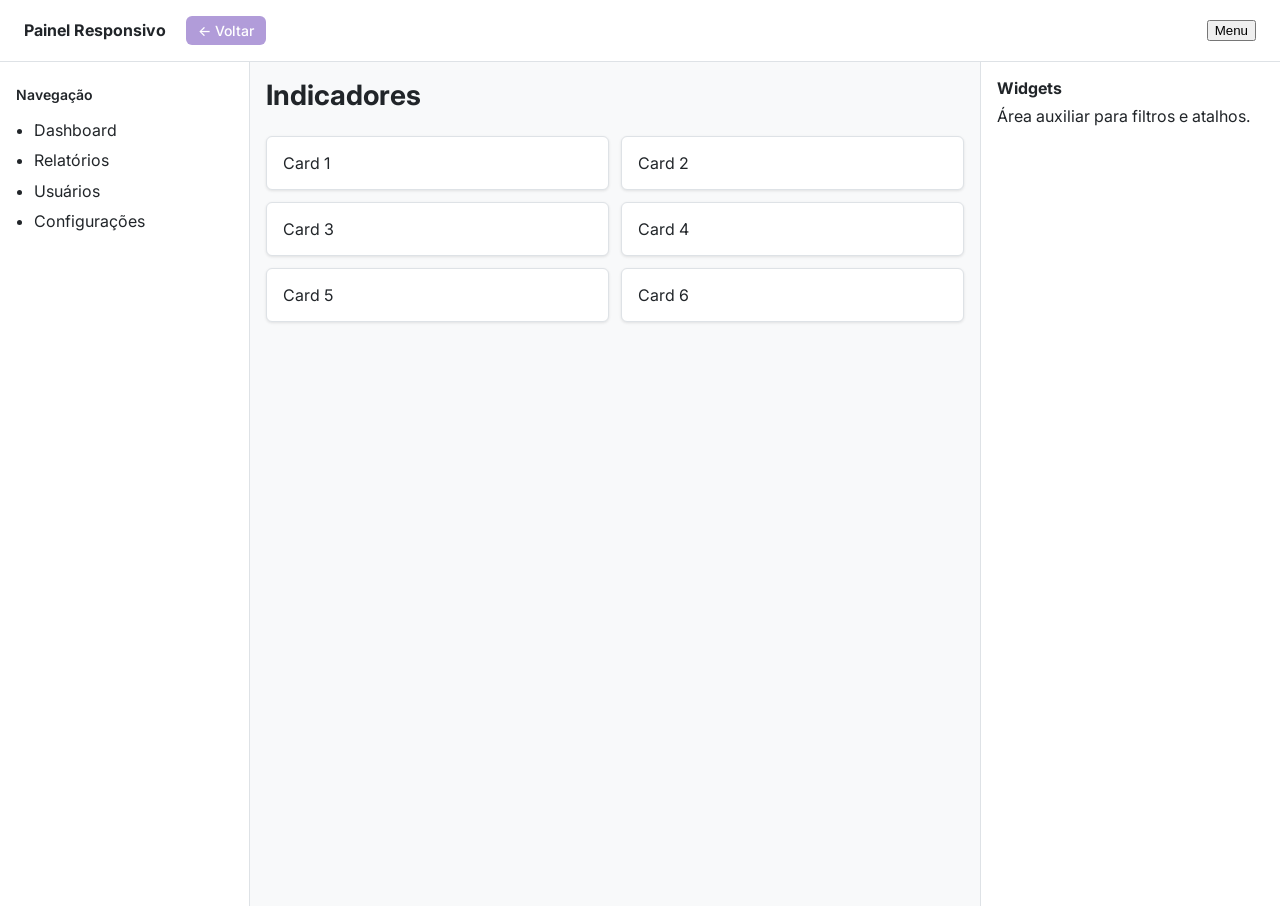
<file: unidade2/aula05/index.html>
<!doctype html>
<html lang="pt-BR">

<head>
    <meta charset="utf-8">
    <meta name="viewport" content="width=device-width, initial-scale=1">
    <title>Painel Responsivo — Exemplo</title>
    <link rel="preconnect" href="https://fonts.googleapis.com">
    <link rel="preconnect" href="https://fonts.gstatic.com" crossorigin>
    <link href="https://fonts.googleapis.com/css2?family=Playfair+Display:wght@400;500;600;700&family=Inter:wght@300;400;500;600&display=swap" rel="stylesheet">
    <link rel="stylesheet" href="style.css">
</head>

<body>
    <header class="header">
        <div style="display: flex; justify-content: space-between; align-items: center; width: 100%;">
            <div>
                <strong>Painel Responsivo</strong>
                <a href="../../index.html" style="display: inline-block; margin-left: 1rem; padding: 0.375rem 0.75rem; background: #b19cd9; color: #ffffff; text-decoration: none; border-radius: 0.375rem; font-size: 0.875rem; font-weight: 500;">← Voltar</a>
            </div>
            <button id="toggle">Menu</button>
        </div>
    </header>
    <div class="container">
        <nav class="nav" id="nav">
            <h3>Navegação</h3>
            <ul style="margin:0;padding-left:18px;line-height:1.9">
                <li>Dashboard</li>
                <li>Relatórios</li>
                <li>Usuários</li>
                <li>Configurações</li>
            </ul>
        </nav>
        <main class="main">
            <h1 class="title">Indicadores</h1>
            <section class="cards">
                <div class="card">Card 1</div>
                <div class="card">Card 2</div>
                <div class="card">Card 3</div>
                <div class="card">Card 4</div>
                <div class="card">Card 5</div>
                <div class="card">Card 6</div>
            </section>
        </main>
        <aside class="aside">
            <strong>Widgets</strong>
            <p style="margin-top:8px">Área auxiliar para filtros e atalhos.</p>
        </aside>
    </div>
    <script>
        const btn = document.getElementById('toggle');
        const nav = document.getElementById('nav');
        btn.addEventListener('click', () => { nav.classList.toggle('open') });

    </script>
</body>

</html>
</file>
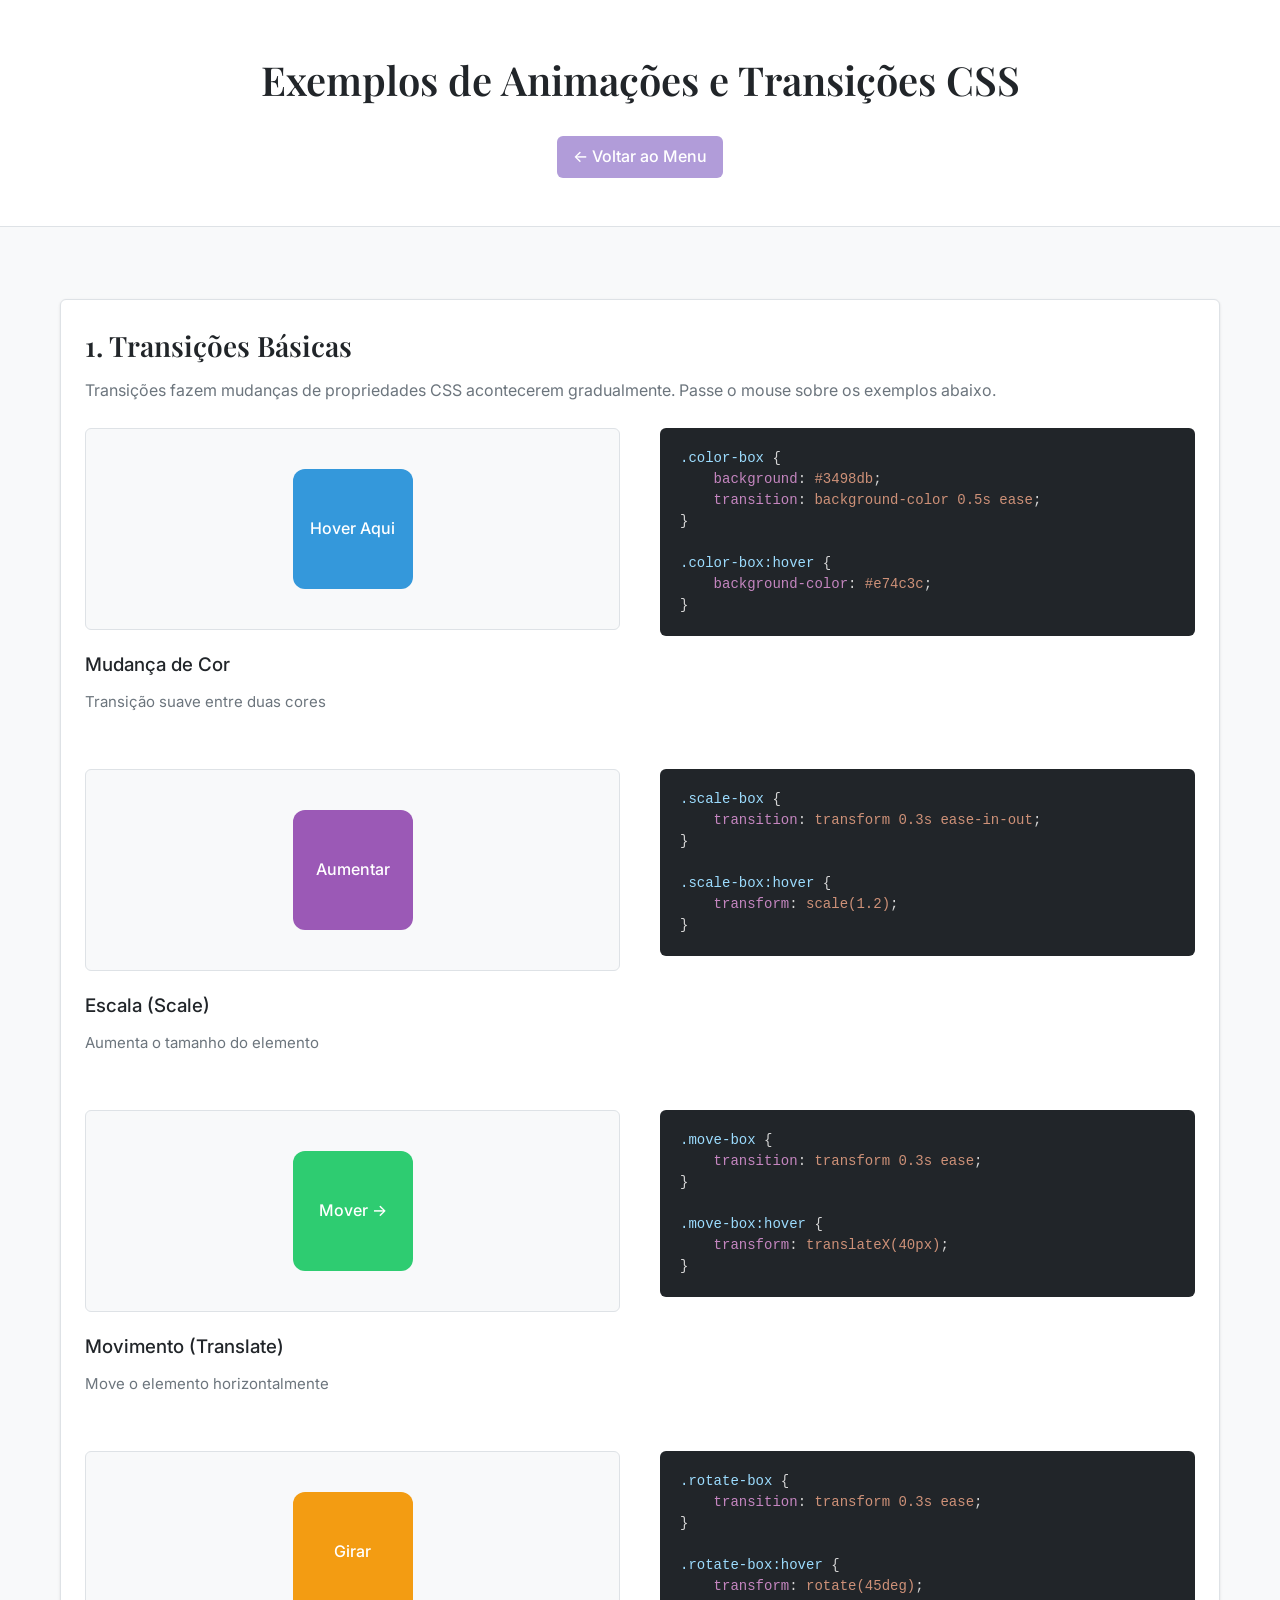
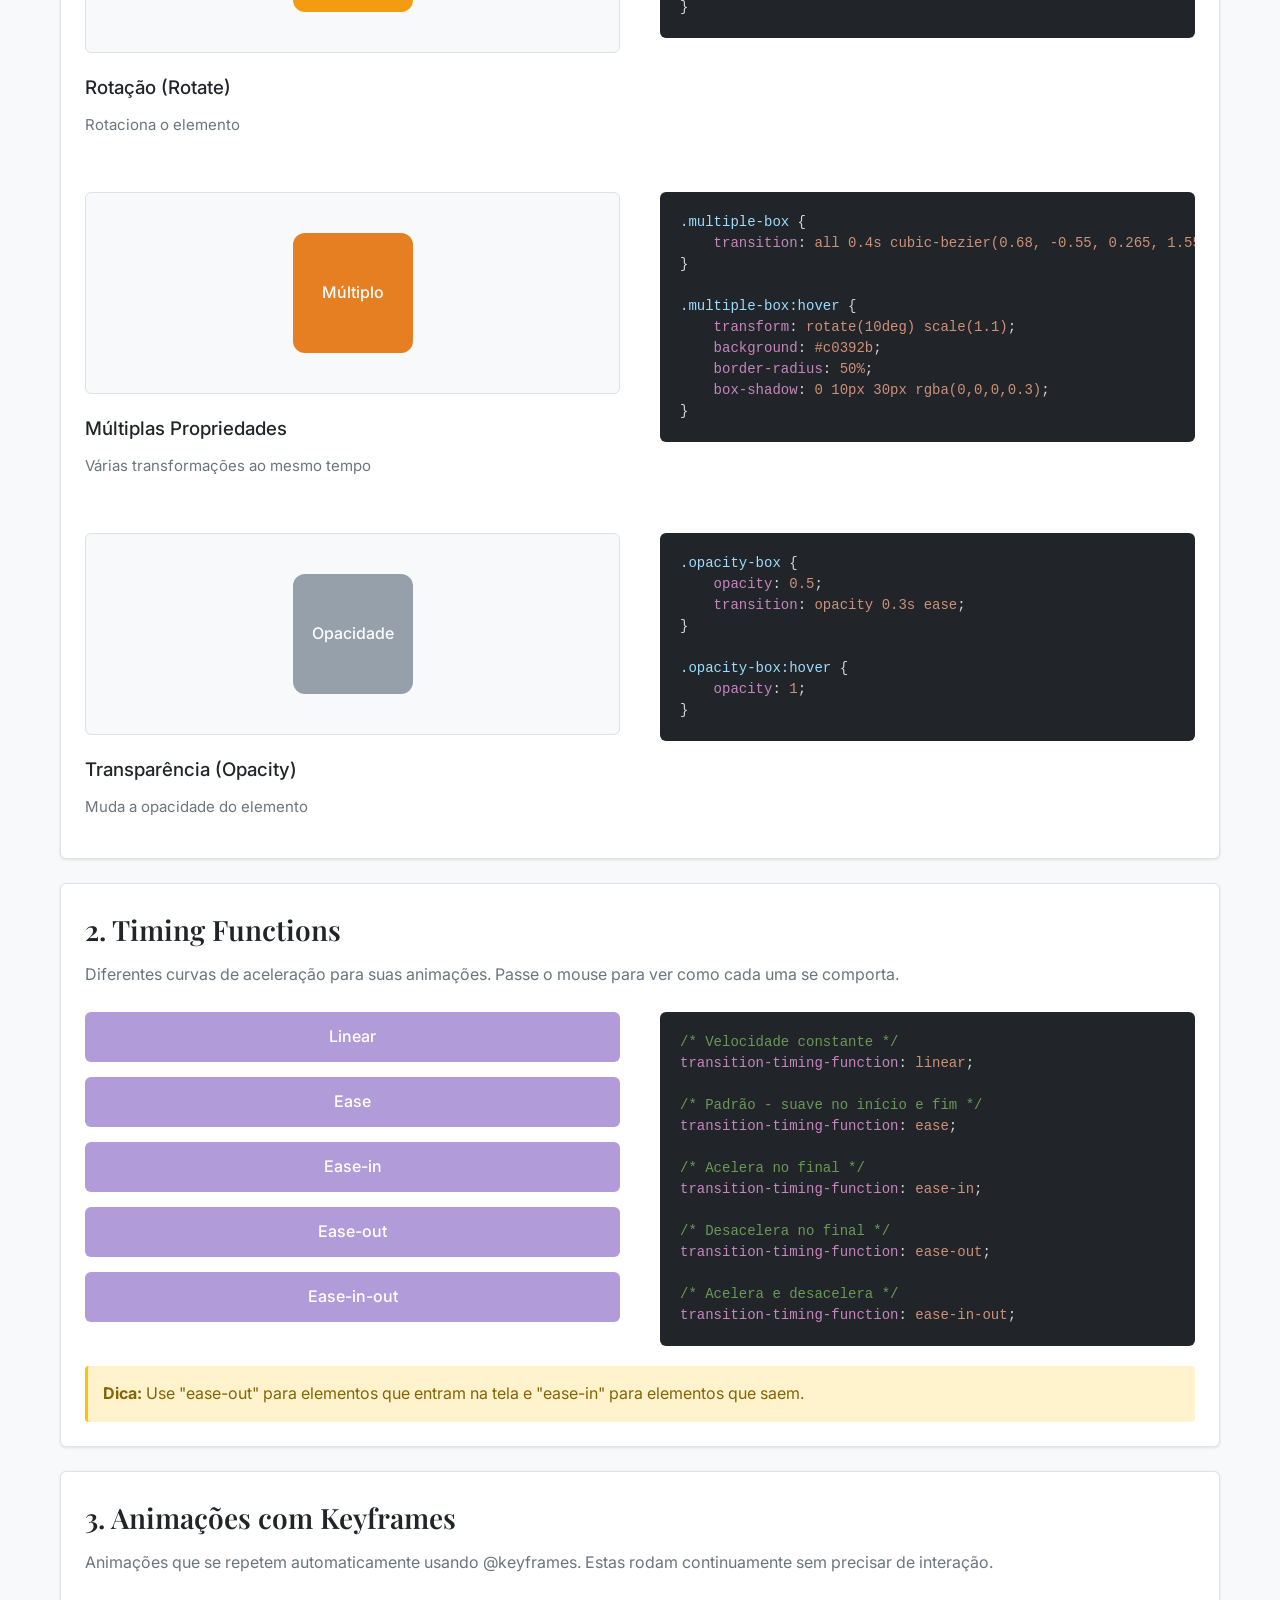
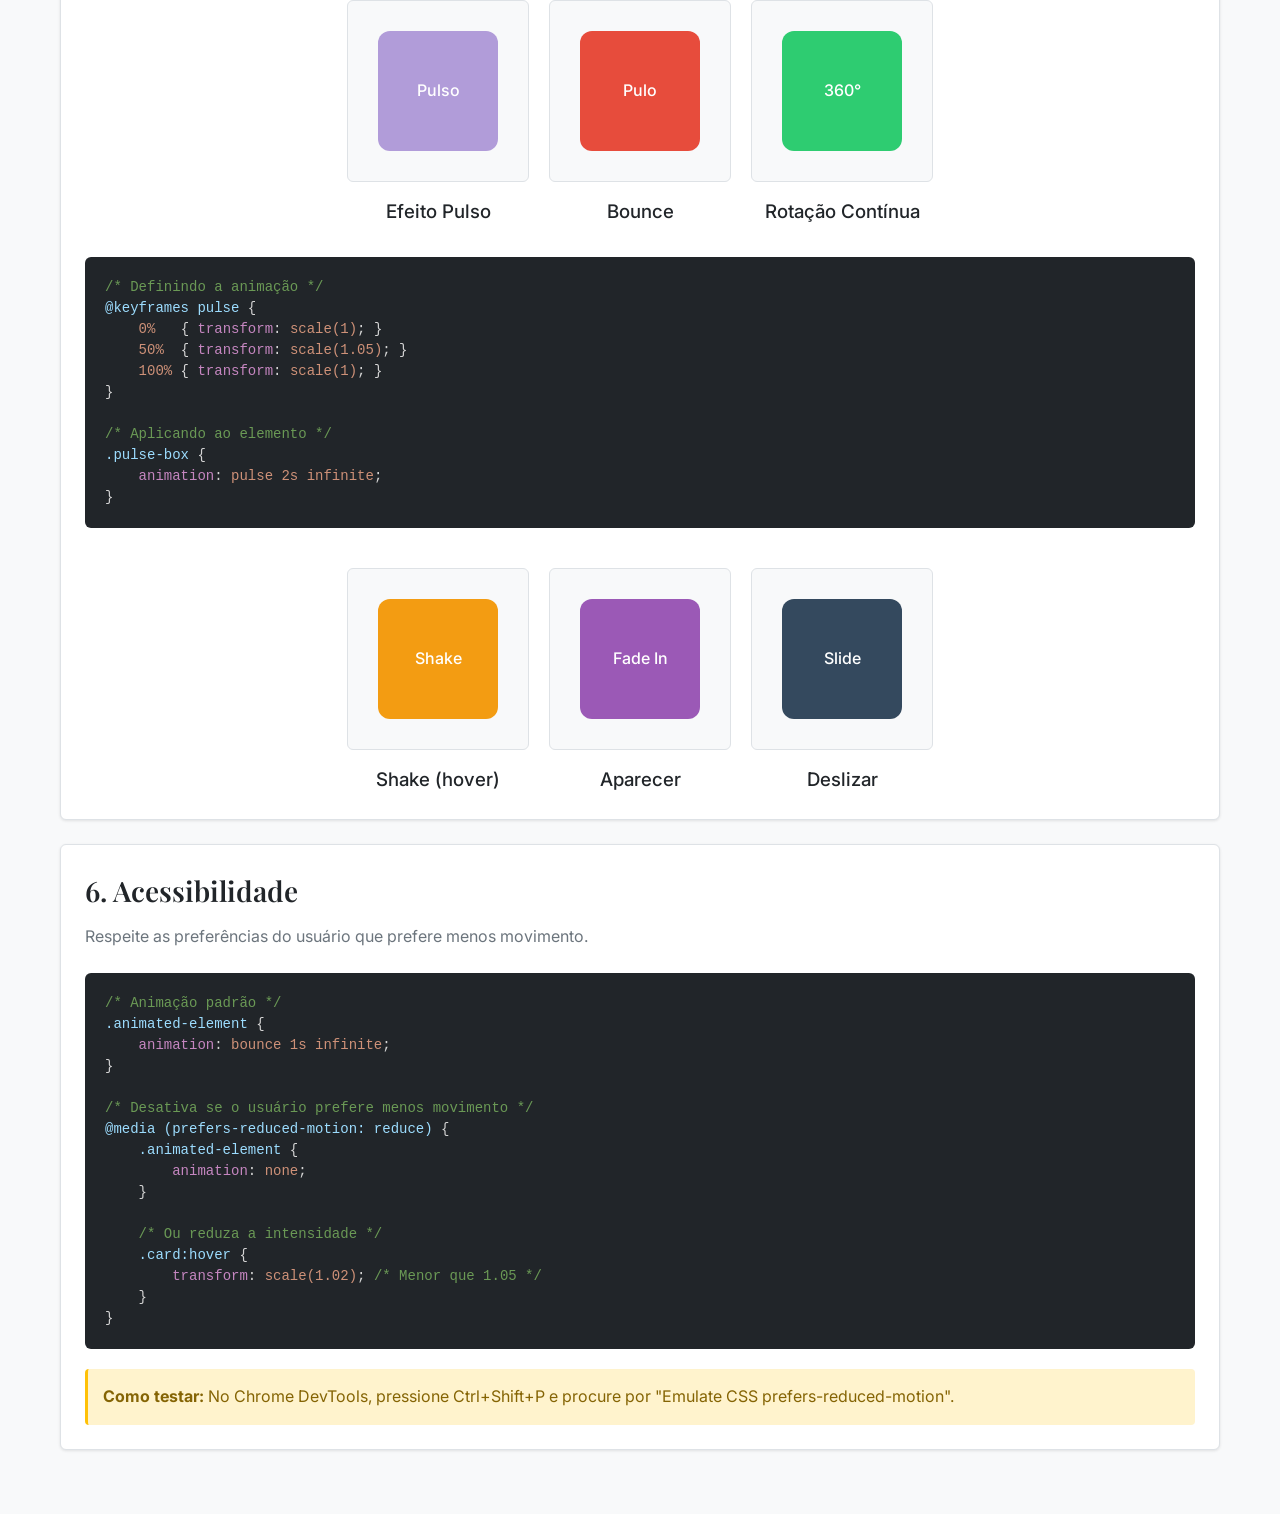
<file: unidade2/aula06/index.html>
<!DOCTYPE html>
<html lang="pt-BR">
<head>
    <meta charset="UTF-8">
    <meta name="viewport" content="width=device-width, initial-scale=1.0">
    <title>Exemplos de Animações e Transições CSS</title>
    <link rel="preconnect" href="https://fonts.googleapis.com">
    <link rel="preconnect" href="https://fonts.gstatic.com" crossorigin>
    <link href="https://fonts.googleapis.com/css2?family=Playfair+Display:wght@400;500;600;700&family=Inter:wght@300;400;500;600&display=swap" rel="stylesheet">
    <link rel="stylesheet" href="style.css">
</head>
<body>
    <header>
        <h1>Exemplos de Animações e Transições CSS</h1>
        <a href="../../index.html" style="display: inline-block; margin-top: 1rem; padding: 0.5rem 1rem; background: #b19cd9; color: #ffffff; text-decoration: none; border-radius: 0.375rem; font-weight: 500; transition: background-color 0.15s ease-in-out;">← Voltar ao Menu</a>
    </header>
    
    <div class="container">
        <section class="section">
            <h2 class="section-title">1. Transições Básicas</h2>
            <p class="section-description">
                Transições fazem mudanças de propriedades CSS acontecerem gradualmente. Passe o mouse sobre os exemplos abaixo.
            </p>
            
            <div class="example-grid">
                <div>
                    <div class="demo-area">
                        <div class="color-box">Hover Aqui</div>
                    </div>
                    <h3 style="margin: 1.25rem 0 0.625rem; color: #212529; font-weight: 500;">Mudança de Cor</h3>
                    <p style="color: #6c757d; margin-bottom: 0.9375rem; font-size: 0.9375rem;">Transição suave entre duas cores</p>
                </div>
                <div class="code-area">
<pre><span class="selector">.color-box</span> {
    <span class="property">background</span>: <span class="value">#3498db</span>;
    <span class="property">transition</span>: <span class="value">background-color 0.5s ease</span>;
}

<span class="selector">.color-box:hover</span> {
    <span class="property">background-color</span>: <span class="value">#e74c3c</span>;
}</pre>
                </div>
            </div>
            
            <div class="example-grid" style="margin-top: 40px;">
                <div>
                    <div class="demo-area">
                        <div class="scale-box">Aumentar</div>
                    </div>
                    <h3 style="margin: 1.25rem 0 0.625rem; color: #212529; font-weight: 500;">Escala (Scale)</h3>
                    <p style="color: #6c757d; margin-bottom: 0.9375rem; font-size: 0.9375rem;">Aumenta o tamanho do elemento</p>
                </div>
                <div class="code-area">
<pre><span class="selector">.scale-box</span> {
    <span class="property">transition</span>: <span class="value">transform 0.3s ease-in-out</span>;
}

<span class="selector">.scale-box:hover</span> {
    <span class="property">transform</span>: <span class="value">scale(1.2)</span>;
}</pre>
                </div>
            </div>
            
            <div class="example-grid" style="margin-top: 40px;">
                <div>
                    <div class="demo-area">
                        <div class="move-box">Mover →</div>
                    </div>
                    <h3 style="margin: 1.25rem 0 0.625rem; color: #212529; font-weight: 500;">Movimento (Translate)</h3>
                    <p style="color: #6c757d; margin-bottom: 0.9375rem; font-size: 0.9375rem;">Move o elemento horizontalmente</p>
                </div>
                <div class="code-area">
<pre><span class="selector">.move-box</span> {
    <span class="property">transition</span>: <span class="value">transform 0.3s ease</span>;
}

<span class="selector">.move-box:hover</span> {
    <span class="property">transform</span>: <span class="value">translateX(40px)</span>;
}</pre>
                </div>
            </div>
            
            <div class="example-grid" style="margin-top: 40px;">
                <div>
                    <div class="demo-area">
                        <div class="rotate-box">Girar</div>
                    </div>
                    <h3 style="margin: 1.25rem 0 0.625rem; color: #212529; font-weight: 500;">Rotação (Rotate)</h3>
                    <p style="color: #6c757d; margin-bottom: 0.9375rem; font-size: 0.9375rem;">Rotaciona o elemento</p>
                </div>
                <div class="code-area">
<pre><span class="selector">.rotate-box</span> {
    <span class="property">transition</span>: <span class="value">transform 0.3s ease</span>;
}

<span class="selector">.rotate-box:hover</span> {
    <span class="property">transform</span>: <span class="value">rotate(45deg)</span>;
}</pre>
                </div>
            </div>
            
            <div class="example-grid" style="margin-top: 40px;">
                <div>
                    <div class="demo-area">
                        <div class="multiple-box">Múltiplo</div>
                    </div>
                    <h3 style="margin: 1.25rem 0 0.625rem; color: #212529; font-weight: 500;">Múltiplas Propriedades</h3>
                    <p style="color: #6c757d; margin-bottom: 0.9375rem; font-size: 0.9375rem;">Várias transformações ao mesmo tempo</p>
                </div>
                <div class="code-area">
<pre><span class="selector">.multiple-box</span> {
    <span class="property">transition</span>: <span class="value">all 0.4s cubic-bezier(0.68, -0.55, 0.265, 1.55)</span>;
}

<span class="selector">.multiple-box:hover</span> {
    <span class="property">transform</span>: <span class="value">rotate(10deg) scale(1.1)</span>;
    <span class="property">background</span>: <span class="value">#c0392b</span>;
    <span class="property">border-radius</span>: <span class="value">50%</span>;
    <span class="property">box-shadow</span>: <span class="value">0 10px 30px rgba(0,0,0,0.3)</span>;
}</pre>
                </div>
            </div>
            
            <div class="example-grid" style="margin-top: 40px;">
                <div>
                    <div class="demo-area">
                        <div class="opacity-box">Opacidade</div>
                    </div>
                    <h3 style="margin: 1.25rem 0 0.625rem; color: #212529; font-weight: 500;">Transparência (Opacity)</h3>
                    <p style="color: #6c757d; margin-bottom: 0.9375rem; font-size: 0.9375rem;">Muda a opacidade do elemento</p>
                </div>
                <div class="code-area">
<pre><span class="selector">.opacity-box</span> {
    <span class="property">opacity</span>: <span class="value">0.5</span>;
    <span class="property">transition</span>: <span class="value">opacity 0.3s ease</span>;
}

<span class="selector">.opacity-box:hover</span> {
    <span class="property">opacity</span>: <span class="value">1</span>;
}</pre>
                </div>
            </div>
        </section>
        
        <section class="section">
            <h2 class="section-title">2. Timing Functions</h2>
            <p class="section-description">
                Diferentes curvas de aceleração para suas animações. Passe o mouse para ver como cada uma se comporta.
            </p>
            
            <div class="example-grid">
                <div>
                    <div class="timing-container">
                        <div class="timing-box timing-linear">Linear</div>
                        <div class="timing-box timing-ease">Ease</div>
                        <div class="timing-box timing-ease-in">Ease-in</div>
                        <div class="timing-box timing-ease-out">Ease-out</div>
                        <div class="timing-box timing-ease-in-out">Ease-in-out</div>
                    </div>
                </div>
                <div class="code-area">
<pre><span class="comment">/* Velocidade constante */</span>
<span class="property">transition-timing-function</span>: <span class="value">linear</span>;

<span class="comment">/* Padrão - suave no início e fim */</span>
<span class="property">transition-timing-function</span>: <span class="value">ease</span>;

<span class="comment">/* Acelera no final */</span>
<span class="property">transition-timing-function</span>: <span class="value">ease-in</span>;

<span class="comment">/* Desacelera no final */</span>
<span class="property">transition-timing-function</span>: <span class="value">ease-out</span>;

<span class="comment">/* Acelera e desacelera */</span>
<span class="property">transition-timing-function</span>: <span class="value">ease-in-out</span>;</pre>
                </div>
            </div>
            
            <div class="note">
                <strong>Dica:</strong> Use "ease-out" para elementos que entram na tela e "ease-in" para elementos que saem.
            </div>
        </section>
        
        <section class="section">
            <h2 class="section-title">3. Animações com Keyframes</h2>
            <p class="section-description">
                Animações que se repetem automaticamente usando @keyframes. Estas rodam continuamente sem precisar de interação.
            </p>
            
            <div class="examples-row">
                <div style="text-align: center;">
                    <div class="demo-area" style="padding: 30px;">
                        <div class="pulse-box">Pulso</div>
                    </div>
                    <h3 style="margin-top: 0.9375rem; color: #212529; font-weight: 500;">Efeito Pulso</h3>
                </div>
                
                <div style="text-align: center;">
                    <div class="demo-area" style="padding: 30px;">
                        <div class="bounce-box">Pulo</div>
                    </div>
                    <h3 style="margin-top: 0.9375rem; color: #212529; font-weight: 500;">Bounce</h3>
                </div>
                
                <div style="text-align: center;">
                    <div class="demo-area" style="padding: 30px;">
                        <div class="spin-box">360°</div>
                    </div>
                    <h3 style="margin-top: 0.9375rem; color: #212529; font-weight: 500;">Rotação Contínua</h3>
                </div>
            </div>
            
            <div class="code-area" style="margin-top: 30px;">
<pre><span class="comment">/* Definindo a animação */</span>
<span class="selector">@keyframes pulse</span> {
    <span class="value">0%</span>   { <span class="property">transform</span>: <span class="value">scale(1)</span>; }
    <span class="value">50%</span>  { <span class="property">transform</span>: <span class="value">scale(1.05)</span>; }
    <span class="value">100%</span> { <span class="property">transform</span>: <span class="value">scale(1)</span>; }
}

<span class="comment">/* Aplicando ao elemento */</span>
<span class="selector">.pulse-box</span> {
    <span class="property">animation</span>: <span class="value">pulse 2s infinite</span>;
}</pre>
            </div>
            
            <div class="examples-row" style="margin-top: 40px;">
                <div style="text-align: center;">
                    <div class="demo-area" style="padding: 30px;">
                        <div class="shake-box">Shake</div>
                    </div>
                    <h3 style="margin-top: 0.9375rem; color: #212529; font-weight: 500;">Shake (hover)</h3>
                </div>
                
                <div style="text-align: center;">
                    <div class="demo-area" style="padding: 30px;">
                        <div class="fade-box">Fade In</div>
                    </div>
                    <h3 style="margin-top: 0.9375rem; color: #212529; font-weight: 500;">Aparecer</h3>
                </div>
                
                <div style="text-align: center;">
                    <div class="demo-area" style="padding: 30px;">
                        <div class="slide-box">Slide</div>
                    </div>
                    <h3 style="margin-top: 0.9375rem; color: #212529; font-weight: 500;">Deslizar</h3>
                </div>
            </div>
        </section>
        
        <section class="section">
            <h2 class="section-title">6. Acessibilidade</h2>
            <p class="section-description">
                Respeite as preferências do usuário que prefere menos movimento.
            </p>
            
            <div class="code-area">
<pre><span class="comment">/* Animação padrão */</span>
<span class="selector">.animated-element</span> {
    <span class="property">animation</span>: <span class="value">bounce 1s infinite</span>;
}

<span class="comment">/* Desativa se o usuário prefere menos movimento */</span>
<span class="selector">@media (prefers-reduced-motion: reduce)</span> {
    <span class="selector">.animated-element</span> {
        <span class="property">animation</span>: <span class="value">none</span>;
    }
    
    <span class="comment">/* Ou reduza a intensidade */</span>
    <span class="selector">.card:hover</span> {
        <span class="property">transform</span>: <span class="value">scale(1.02)</span>; <span class="comment">/* Menor que 1.05 */</span>
    }
}</pre>
            </div>
            
            <div class="note">
                <strong>Como testar:</strong> No Chrome DevTools, pressione Ctrl+Shift+P e procure por "Emulate CSS prefers-reduced-motion".
            </div>
        </section>
    </div>

</body>
</html>
</file>
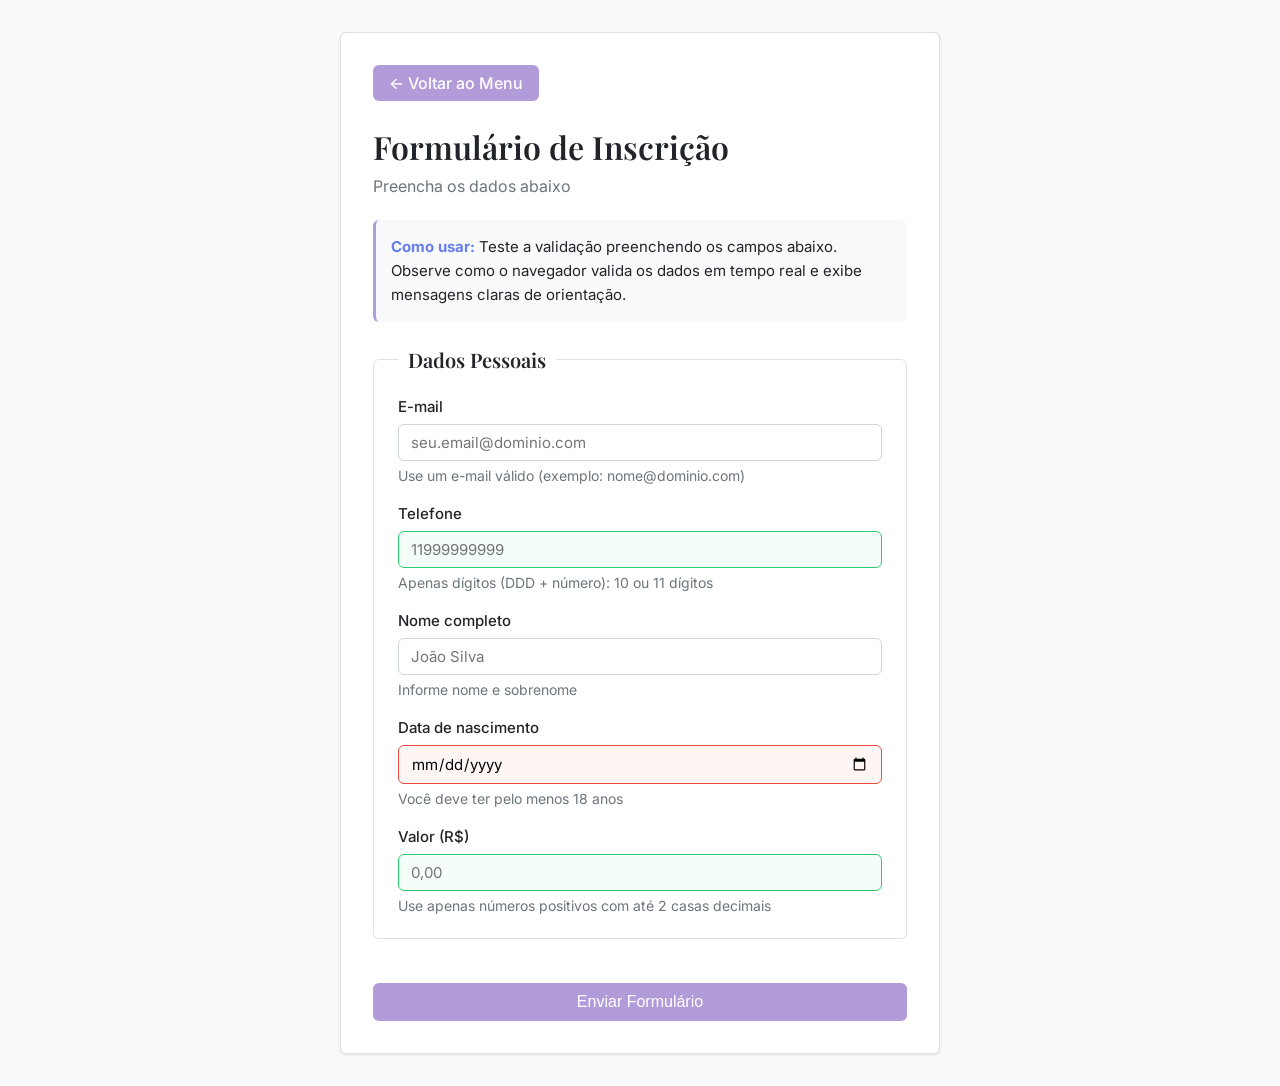
<file: unidade3/aula09/index.html>
<!DOCTYPE html>
<html lang="pt-BR">
<head>
  <meta charset="UTF-8">
  <meta name="viewport" content="width=device-width, initial-scale=1.0">
  <title>Exemplo Prático: Formulário com Validação</title>
  <link rel="preconnect" href="https://fonts.googleapis.com">
  <link rel="preconnect" href="https://fonts.gstatic.com" crossorigin>
  <link href="https://fonts.googleapis.com/css2?family=Playfair+Display:wght@400;500;600;700&family=Inter:wght@300;400;500;600&display=swap" rel="stylesheet">
  <style>
    * {
      margin: 0;
      padding: 0;
      box-sizing: border-box;
    }

    body {
      font-family: 'Inter', -apple-system, BlinkMacSystemFont, 'Segoe UI', sans-serif;
      background: #f8f9fa;
      min-height: 100vh;
      padding: 2rem 1rem;
    }

    .container {
      max-width: 600px;
      margin: 0 auto;
      background: #ffffff;
      padding: 2rem;
      border-radius: 0.375rem;
      box-shadow: 0 1px 3px rgba(0,0,0,0.1);
      border: 1px solid #dee2e6;
    }

    h1 {
      font-family: 'Playfair Display', serif;
      color: #212529;
      margin-bottom: 0.5rem;
      font-size: 2rem;
      font-weight: 600;
    }

    .subtitle {
      color: #6c757d;
      margin-bottom: 1.5rem;
      font-size: 1rem;
    }
    
    .back-button {
      display: inline-block;
      margin-bottom: 1.5rem;
      padding: 0.5rem 1rem;
      background: #b19cd9;
      color: #ffffff;
      text-decoration: none;
      border-radius: 0.375rem;
      font-weight: 500;
      transition: background-color 0.15s ease-in-out;
    }
    
    .back-button:hover {
      background: #9d8ac5;
    }

    fieldset {
      border: 1px solid #dee2e6;
      border-radius: 0.375rem;
      padding: 1.5rem;
      margin-bottom: 1.25rem;
    }

    legend {
      font-family: 'Playfair Display', serif;
      color: #212529;
      font-size: 1.25rem;
      font-weight: 600;
      padding: 0 0.625rem;
    }

    label {
      display: block;
      margin-top: 1.25rem;
      margin-bottom: 0.5rem;
      color: #212529;
      font-weight: 500;
      font-size: 0.9375rem;
    }

    label:first-of-type {
      margin-top: 0;
    }

    input {
      width: 100%;
      padding: 0.5rem 0.75rem;
      border: 1px solid #ced4da;
      border-radius: 0.375rem;
      font-size: 0.9375rem;
      transition: border-color 0.15s ease-in-out, box-shadow 0.15s ease-in-out;
      font-family: inherit;
      background: #ffffff;
    }

    input:focus {
      outline: none;
      border-color: #b19cd9;
      box-shadow: 0 0 0 0.2rem rgba(177, 156, 217, 0.25);
    }

    input:valid {
      border-color: #2ecc71;
      background-color: rgba(46, 204, 113, 0.05);
    }

    input:invalid:not(:placeholder-shown) {
      border-color: #e74c3c;
      background-color: rgba(231, 76, 60, 0.05);
    }

    small {
      display: block;
      margin-top: 0.375rem;
      color: #6c757d;
      font-size: 0.875rem;
    }

    .error-message {
      display: none;
      margin-top: 0.375rem;
      padding: 0.5rem 0.75rem;
      background-color: #f8d7da;
      color: #721c24;
      border-radius: 0.25rem;
      font-size: 0.875rem;
      border-left: 3px solid #dc3545;
    }

    .error-message.show {
      display: block;
    }

    .success-message {
      display: none;
      margin-top: 0.375rem;
      padding: 0.5rem 0.75rem;
      background-color: #d1e7dd;
      color: #0f5132;
      border-radius: 0.25rem;
      font-size: 0.875rem;
      border-left: 3px solid #198754;
    }

    .success-message.show {
      display: block;
    }

    button {
      width: 100%;
      padding: 0.625rem 1.25rem;
      margin-top: 1.5rem;
      background: #b19cd9;
      color: #ffffff;
      border: none;
      border-radius: 0.375rem;
      font-size: 1rem;
      font-weight: 500;
      cursor: pointer;
      transition: background-color 0.15s ease-in-out;
    }

    button:hover:not(:disabled) {
      background: #9d8ac5;
    }

    button:disabled {
      background: #6c757d;
      cursor: not-allowed;
    }

    .form-status {
      margin-top: 1.25rem;
      padding: 0.9375rem;
      border-radius: 0.375rem;
      display: none;
      font-weight: 500;
    }

    .form-status.success {
      background-color: #d1e7dd;
      color: #0f5132;
      border-left: 3px solid #198754;
      display: block;
    }

    .form-status.error {
      background-color: #f8d7da;
      color: #721c24;
      border-left: 3px solid #dc3545;
      display: block;
    }

    .info-box {
      background: #f8f9fa;
      padding: 0.9375rem;
      border-radius: 0.375rem;
      margin-bottom: 1.5rem;
      color: #212529;
      font-size: 0.9375rem;
      line-height: 1.6;
      border-left: 3px solid #b19cd9;
    }

    .info-box strong {
      color: #667eea;
    }

    @media (max-width: 600px) {
      .container {
        padding: 25px;
      }

      h1 {
        font-size: 1.6em;
      }

      fieldset {
        padding: 20px;
      }

      legend {
        font-size: 1.1em;
      }

      input {
        padding: 10px;
        font-size: 16px;
      }
    }
  </style>
</head>
<body>

<div class="container">
  <a href="../../index.html" class="back-button">← Voltar ao Menu</a>
  <h1>Formulário de Inscrição</h1>
  <p class="subtitle">Preencha os dados abaixo</p>

  <div class="info-box">
    <strong>Como usar:</strong> Teste a validação preenchendo os campos abaixo. Observe como o navegador valida os dados em tempo real e exibe mensagens claras de orientação.
  </div>

  <form id="inscricao">
    <fieldset>
      <legend>Dados Pessoais</legend>

      <label for="email">E-mail</label>
      <input
        id="email"
        type="email"
        required
        aria-describedby="email-help email-error"
        placeholder="seu.email@dominio.com"
      >
      <small id="email-help">Use um e-mail válido (exemplo: nome@dominio.com)</small>
      <div id="email-error" class="error-message" role="alert"></div>
      <div id="email-success" class="success-message"></div>

      <label for="tel">Telefone</label>
      <input
        id="tel"
        type="tel"
        pattern="\d{10,11}"
        inputmode="numeric"
        aria-describedby="tel-help tel-error"
        placeholder="11999999999"
      >
      <small id="tel-help">Apenas dígitos (DDD + número): 10 ou 11 dígitos</small>
      <div id="tel-error" class="error-message" role="alert"></div>
      <div id="tel-success" class="success-message"></div>

      <label for="nome">Nome completo</label>
      <input
        id="nome"
        type="text"
        required
        minlength="3"
        aria-describedby="nome-help nome-error"
        placeholder="João Silva"
      >
      <small id="nome-help">Informe nome e sobrenome</small>
      <div id="nome-error" class="error-message" role="alert"></div>
      <div id="nome-success" class="success-message"></div>

      <label for="nasc">Data de nascimento</label>
      <input
        id="nasc"
        type="date"
        required
        max="2007-12-31"
        aria-describedby="nasc-help nasc-error"
      >
      <small id="nasc-help">Você deve ter pelo menos 18 anos</small>
      <div id="nasc-error" class="error-message" role="alert"></div>
      <div id="nasc-success" class="success-message"></div>

      <label for="valor">Valor (R$)</label>
      <input
        id="valor"
        type="number"
        min="0"
        step="0.01"
        aria-describedby="valor-help valor-error"
        placeholder="0,00"
      >
      <small id="valor-help">Use apenas números positivos com até 2 casas decimais</small>
      <div id="valor-error" class="error-message" role="alert"></div>
      <div id="valor-success" class="success-message"></div>

    </fieldset>

    <button type="submit">Enviar Formulário</button>
  </form>

  <div id="form-status" class="form-status"></div>
</div>

<script>
  const form = document.getElementById('inscricao');
  const formStatus = document.getElementById('form-status');

  const campos = [
    {
      id: 'email',
      validadores: [
        { tipo: 'typeMismatch', mensagem: 'Use um endereço de e-mail válido (exemplo: nome@dominio.com)' }
      ]
    },
    {
      id: 'tel',
      validadores: [
        { tipo: 'patternMismatch', mensagem: 'Use apenas dígitos. Mínimo de 10 e máximo de 11 caracteres' }
      ]
    },
    {
      id: 'nome',
      validadores: [
        { tipo: 'valueMissing', mensagem: 'O nome é obrigatório' },
        { tipo: 'tooShort', mensagem: 'O nome deve ter pelo menos 3 caracteres' }
      ]
    },
    {
      id: 'nasc',
      validadores: [
        { tipo: 'valueMissing', mensagem: 'A data de nascimento é obrigatória' },
        { tipo: 'rangeOverflow', mensagem: 'Você deve ter pelo menos 18 anos' }
      ]
    },
    {
      id: 'valor',
      validadores: [
        { tipo: 'rangeUnderflow', mensagem: 'O valor não pode ser negativo' },
        { tipo: 'stepMismatch', mensagem: 'Use até 2 casas decimais' }
      ]
    }
  ];

  function validarCampo(campo) {
    const input = document.getElementById(campo.id);
    const errorDiv = document.getElementById(campo.id + '-error');
    const successDiv = document.getElementById(campo.id + '-success');

    errorDiv.classList.remove('show');
    errorDiv.textContent = '';
    successDiv.classList.remove('show');
    successDiv.textContent = '';

    if (!input.value && !input.hasAttribute('required')) {
      return true;
    }

    for (let validador of campo.validadores) {
      let invalido = false;

      if (validador.tipo === 'typeMismatch') {
        invalido = input.validity.typeMismatch;
      } else if (validador.tipo === 'patternMismatch') {
        invalido = input.validity.patternMismatch;
      } else if (validador.tipo === 'valueMissing') {
        invalido = input.validity.valueMissing;
      } else if (validador.tipo === 'tooShort') {
        invalido = input.validity.tooShort;
      } else if (validador.tipo === 'rangeOverflow') {
        invalido = input.validity.rangeOverflow;
      } else if (validador.tipo === 'rangeUnderflow') {
        invalido = input.validity.rangeUnderflow;
      } else if (validador.tipo === 'stepMismatch') {
        invalido = input.validity.stepMismatch;
      }

      if (invalido) {
        errorDiv.textContent = validador.mensagem;
        errorDiv.classList.add('show');
        input.setCustomValidity(validador.mensagem);
        return false;
      }
    }

    successDiv.textContent = '✓ Válido';
    successDiv.classList.add('show');
    input.setCustomValidity('');
    return true;
  }

  campos.forEach(campo => {
    const input = document.getElementById(campo.id);

    input.addEventListener('input', () => {
      validarCampo(campo);
    });

    input.addEventListener('blur', () => {
      validarCampo(campo);
    });
  });

  form.addEventListener('submit', (e) => {
    e.preventDefault();

    formStatus.classList.remove('success', 'error');
    formStatus.textContent = '';

    let todosValidos = true;
    for (let campo of campos) {
      if (!validarCampo(campo)) {
        todosValidos = false;
      }
    }

    if (todosValidos) {
      formStatus.textContent = 'Formulário enviado com sucesso!';
      formStatus.classList.add('success');

      setTimeout(() => {
        form.reset();
        formStatus.textContent = '';
        formStatus.classList.remove('success');

        document.querySelectorAll('.success-message').forEach(msg => {
          msg.classList.remove('show');
        });
      }, 2000);
    } else {
      formStatus.textContent = 'Corrija os erros no formulário antes de enviar.';
      formStatus.classList.add('error');
    }
  });

  form.addEventListener('input', () => {
    if (formStatus.classList.contains('error')) {
      formStatus.textContent = '';
      formStatus.classList.remove('error');
    }
  });
</script>

</body>
</html>
</file>
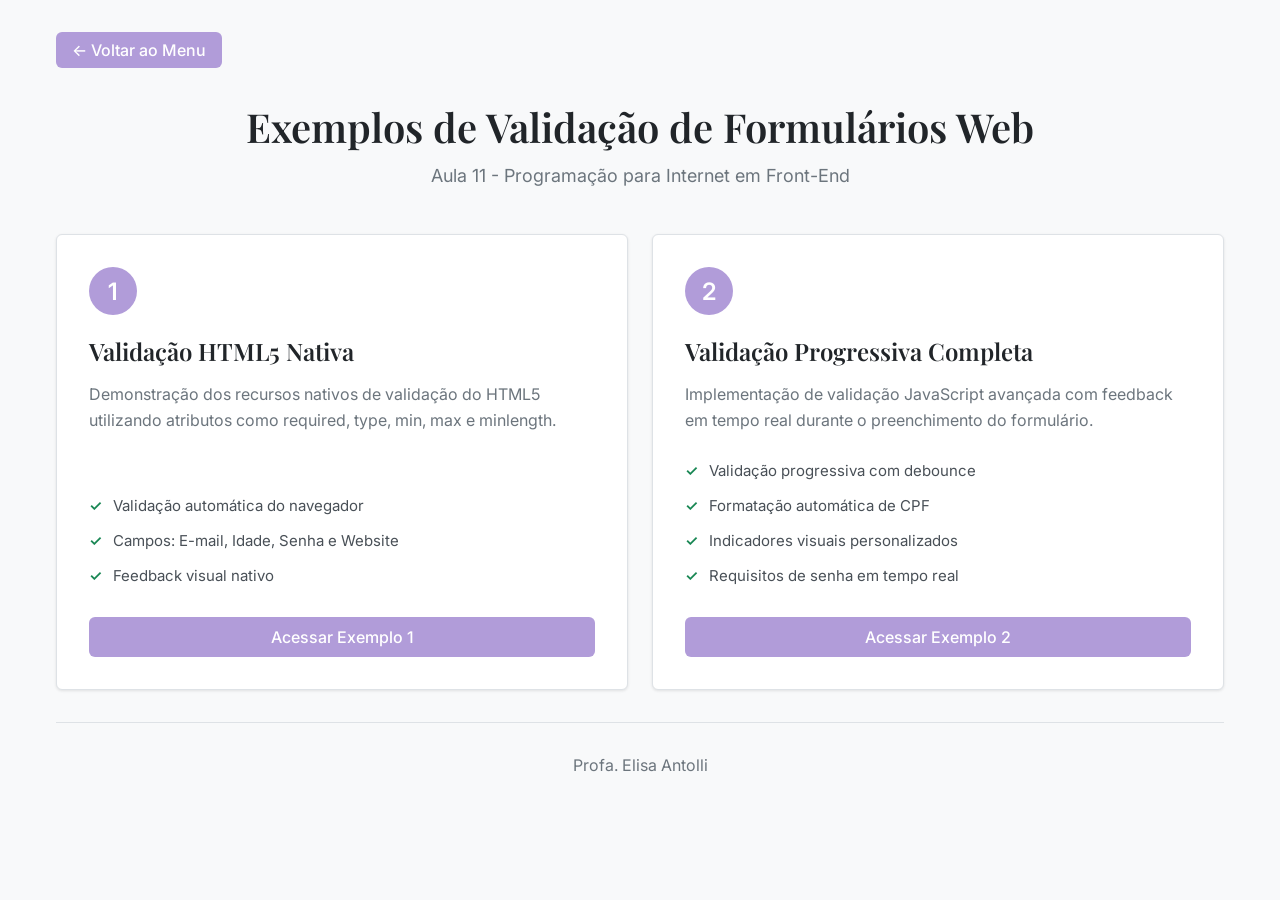
<file: unidade3/aula11/index.html>
<!DOCTYPE html>
<html lang="pt-BR">
<head>
    <meta charset="UTF-8">
    <meta name="viewport" content="width=device-width, initial-scale=1.0">
    <title>Exemplos de Validação de Formulários</title>
    <link rel="preconnect" href="https://fonts.googleapis.com">
    <link rel="preconnect" href="https://fonts.gstatic.com" crossorigin>
    <link href="https://fonts.googleapis.com/css2?family=Playfair+Display:wght@400;500;600;700&family=Inter:wght@300;400;500;600&display=swap" rel="stylesheet">
    <link rel="stylesheet" href="index.css">
</head>
<body>
    <div class="container">
        <a href="../../index.html" style="display: inline-block; margin-bottom: 2rem; padding: 0.5rem 1rem; background: #b19cd9; color: #ffffff; text-decoration: none; border-radius: 0.375rem; font-weight: 500; transition: background-color 0.15s ease-in-out;">← Voltar ao Menu</a>
        <h1>Exemplos de Validação de Formulários Web</h1>
        <p class="subtitulo">Aula 11 - Programação para Internet em Front-End</p>
        
        <div class="exemplos-grid">
            <div class="card-exemplo">
                <div class="numero-exemplo">1</div>
                <h2>Validação HTML5 Nativa</h2>
                <p>Demonstração dos recursos nativos de validação do HTML5 utilizando atributos como required, type, min, max e minlength.</p>
                <ul class="recursos">
                    <li>Validação automática do navegador</li>
                    <li>Campos: E-mail, Idade, Senha e Website</li>
                    <li>Feedback visual nativo</li>
                </ul>
                <a href="exemplo1.html" class="btn-exemplo">Acessar Exemplo 1</a>
            </div>

            <div class="card-exemplo">
                <div class="numero-exemplo">2</div>
                <h2>Validação Progressiva Completa</h2>
                <p>Implementação de validação JavaScript avançada com feedback em tempo real durante o preenchimento do formulário.</p>
                <ul class="recursos">
                    <li>Validação progressiva com debounce</li>
                    <li>Formatação automática de CPF</li>
                    <li>Indicadores visuais personalizados</li>
                    <li>Requisitos de senha em tempo real</li>
                </ul>
                <a href="exemplo2.html" class="btn-exemplo">Acessar Exemplo 2</a>
            </div>
        </div>

        <footer>
            <p>Profa. Elisa Antolli</p>
        </footer>
    </div>
</body>
</html>
</file>
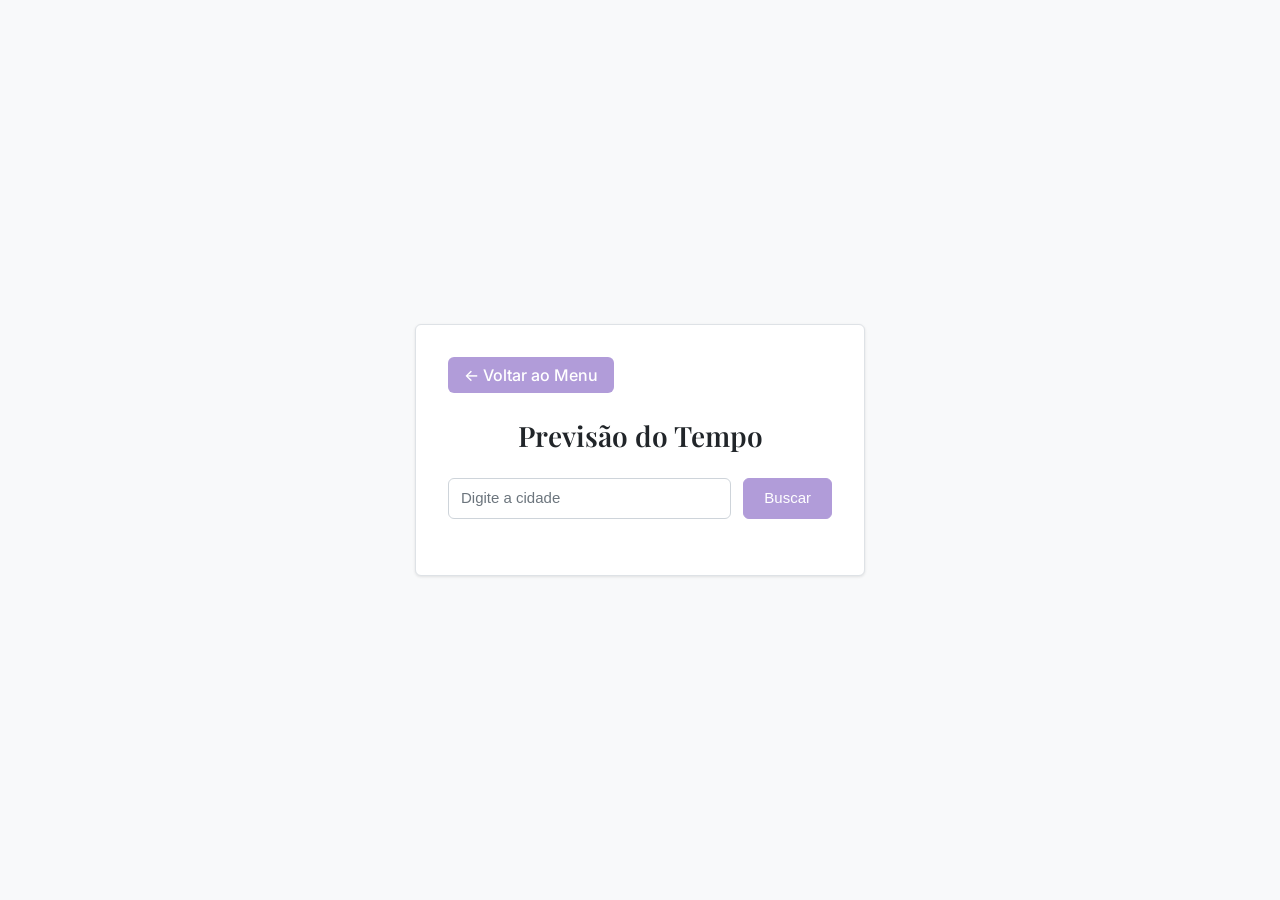
<file: unidade4/aula13/index.html>
<!DOCTYPE html>
<html lang="pt-BR">
<head>
    <meta charset="UTF-8">
    <meta name="viewport" content="width=device-width, initial-scale=1.0">
    <title>Exemplo - Buscar Previsão do Tempo</title>
    <link rel="preconnect" href="https://fonts.googleapis.com">
    <link rel="preconnect" href="https://fonts.gstatic.com" crossorigin>
    <link href="https://fonts.googleapis.com/css2?family=Playfair+Display:wght@400;500;600;700&family=Inter:wght@300;400;500;600&display=swap" rel="stylesheet">
    <link rel="stylesheet" href="style.css">
</head>
<body>
    <div class="container">
        <a href="../../index.html" style="display: inline-block; margin-bottom: 1.5rem; padding: 0.5rem 1rem; background: #b19cd9; color: #ffffff; text-decoration: none; border-radius: 0.375rem; font-weight: 500; transition: background-color 0.15s ease-in-out;">← Voltar ao Menu</a>
        <h1>Previsão do Tempo</h1>
        
        <div class="search-box">
            <input type="text" id="cidade" placeholder="Digite a cidade">
            <button id="buscar">Buscar</button>
        </div>
        
        <div id="resultado"></div>
    </div>

    <script src="app.js"></script>
</body>
</html>
</file>
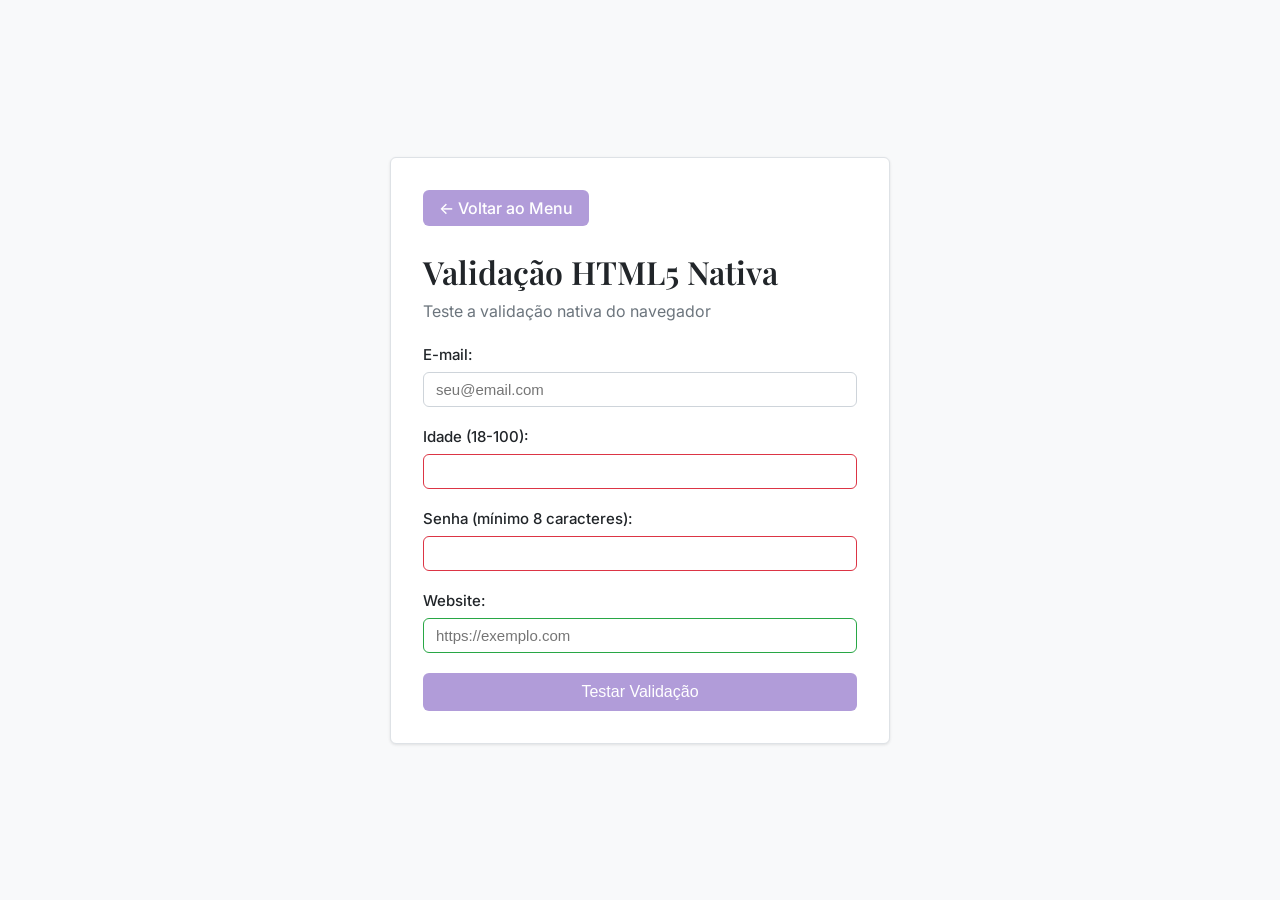
<file: unidade3/aula11/exemplo1.html>
<!DOCTYPE html>
<html lang="pt-BR">
<head>
    <meta charset="UTF-8">
    <meta name="viewport" content="width=device-width, initial-scale=1.0">
    <title>Exemplo 1 - Validação HTML5 Nativa</title>
    <link rel="preconnect" href="https://fonts.googleapis.com">
    <link rel="preconnect" href="https://fonts.gstatic.com" crossorigin>
    <link href="https://fonts.googleapis.com/css2?family=Playfair+Display:wght@400;500;600;700&family=Inter:wght@300;400;500;600&display=swap" rel="stylesheet">
    <link rel="stylesheet" href="exemplo1.css">
</head>
<body>
    <div class="container">
        <a href="../../index.html" style="display: inline-block; margin-bottom: 1.5rem; padding: 0.5rem 1rem; background: #b19cd9; color: #ffffff; text-decoration: none; border-radius: 0.375rem; font-weight: 500; transition: background-color 0.15s ease-in-out;">← Voltar ao Menu</a>
        <h1>Validação HTML5 Nativa</h1>
        <p>Teste a validação nativa do navegador</p>
        
        <form id="form-html5">
            <div class="form-group">
                <label for="email">E-mail:</label>
                <input 
                    type="email" 
                    id="email" 
                    name="email"
                    required 
                    placeholder="seu@email.com"
                >
            </div>

            <div class="form-group">
                <label for="idade">Idade (18-100):</label>
                <input 
                    type="number" 
                    id="idade" 
                    name="idade"
                    min="18" 
                    max="100" 
                    required
                >
            </div>

            <div class="form-group">
                <label for="senha">Senha (mínimo 8 caracteres):</label>
                <input 
                    type="password" 
                    id="senha" 
                    name="senha"
                    minlength="8"
                    required
                >
            </div>

            <div class="form-group">
                <label for="site">Website:</label>
                <input 
                    type="url" 
                    id="site" 
                    name="site"
                    placeholder="https://exemplo.com"
                >
            </div>

            <button type="submit">Testar Validação</button>
        </form>
    </div>

    <script src="exemplo1.js"></script>
</body>
</html>
</file>
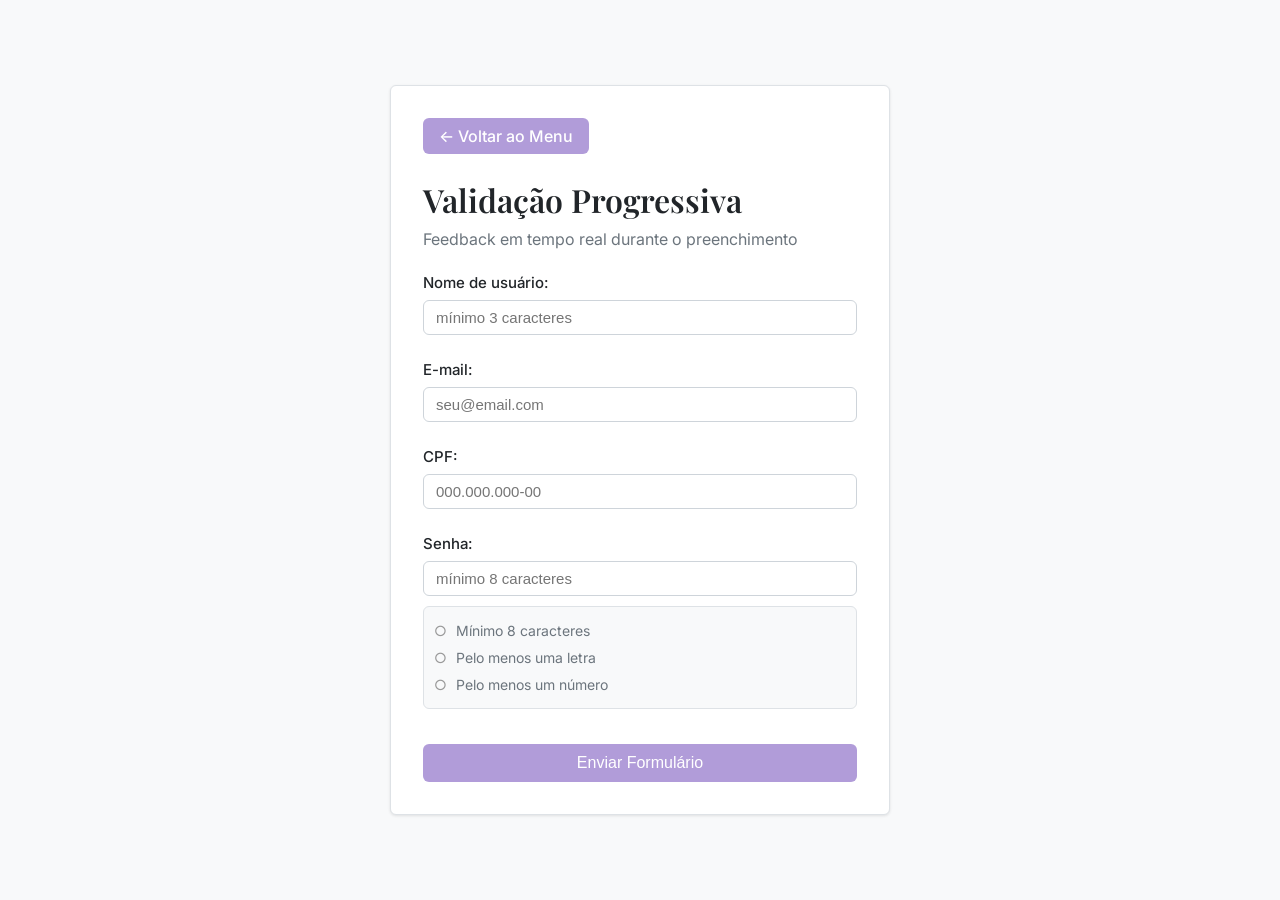
<file: unidade3/aula11/exemplo2.html>
<!DOCTYPE html>
<html lang="pt-BR">
<head>
    <meta charset="UTF-8">
    <meta name="viewport" content="width=device-width, initial-scale=1.0">
    <title>Exemplo 2 - Validação Progressiva Completa</title>
    <link rel="preconnect" href="https://fonts.googleapis.com">
    <link rel="preconnect" href="https://fonts.gstatic.com" crossorigin>
    <link href="https://fonts.googleapis.com/css2?family=Playfair+Display:wght@400;500;600;700&family=Inter:wght@300;400;500;600&display=swap" rel="stylesheet">
    <link rel="stylesheet" href="exemplo2.css">
</head>
<body>
    <div class="container">
        <a href="../../index.html" style="display: inline-block; margin-bottom: 1.5rem; padding: 0.5rem 1rem; background: #b19cd9; color: #ffffff; text-decoration: none; border-radius: 0.375rem; font-weight: 500; transition: background-color 0.15s ease-in-out;">← Voltar ao Menu</a>
        <h1>Validação Progressiva</h1>
        <p>Feedback em tempo real durante o preenchimento</p>
        
        <form id="form-progressivo">
            <div class="form-group">
                <label for="nome">Nome de usuário:</label>
                <div class="input-wrapper">
                    <input 
                        type="text" 
                        id="nome" 
                        name="nome"
                        placeholder="mínimo 3 caracteres"
                    >
                    <span class="icone-validacao"></span>
                </div>
                <span class="mensagem-erro" id="erro-nome"></span>
            </div>

            <div class="form-group">
                <label for="email">E-mail:</label>
                <div class="input-wrapper">
                    <input 
                        type="text" 
                        id="email" 
                        name="email"
                        placeholder="seu@email.com"
                    >
                    <span class="icone-validacao"></span>
                </div>
                <span class="mensagem-erro" id="erro-email"></span>
            </div>

            <div class="form-group">
                <label for="cpf">CPF:</label>
                <div class="input-wrapper">
                    <input 
                        type="text" 
                        id="cpf" 
                        name="cpf"
                        placeholder="000.000.000-00"
                        maxlength="14"
                    >
                    <span class="icone-validacao"></span>
                </div>
                <span class="mensagem-erro" id="erro-cpf"></span>
            </div>

            <div class="form-group">
                <label for="senha">Senha:</label>
                <div class="input-wrapper">
                    <input 
                        type="password" 
                        id="senha" 
                        name="senha"
                        placeholder="mínimo 8 caracteres"
                    >
                    <span class="icone-validacao"></span>
                </div>
                <span class="mensagem-erro" id="erro-senha"></span>
                <ul class="requisitos-senha">
                    <li id="req-tamanho">Mínimo 8 caracteres</li>
                    <li id="req-letra">Pelo menos uma letra</li>
                    <li id="req-numero">Pelo menos um número</li>
                </ul>
            </div>

            <button type="submit">Enviar Formulário</button>
        </form>
    </div>

    <script src="exemplo2.js"></script>
</body>
</html>
</file>
<file: unidade2/aula05/style.css>
:root {
    --bg: #f8f9fa;
    --ink: #212529;
}

* {
    box-sizing: border-box
}

body {
    margin: 0;
    font-family: 'Inter', -apple-system, BlinkMacSystemFont, 'Segoe UI', sans-serif;
    background: var(--bg);
    color: var(--ink);
}

.header {
    display: flex;
    align-items: center;
    justify-content: space-between;
    padding: 1rem 1.5rem;
    background: #ffffff;
    color: var(--ink);
    border-bottom: 1px solid #dee2e6;
}

.container {
    display: flex;
    flex-wrap: wrap;
    min-height: calc(100vh - 56px);
}

.nav {
    flex: 0 0 250px;
    background: #ffffff;
    color: var(--ink);
    padding: 1rem;
    transition: max-height .3s ease;
    overflow: hidden;
    border-right: 1px solid #dee2e6;
}

.nav h3 {
    margin: 8px 0 12px 0;
    font-size: 14px;
    font-weight: 600
}

.main {
    flex: 1;
    padding: 16px;
    display: flex;
    flex-direction: column;
    gap: 16px;
}

.aside {
    flex: 0 0 300px;
    background: #ffffff;
    padding: 1rem;
    border-left: 1px solid #dee2e6;
}

.cards {
    display: flex;
    flex-wrap: wrap;
    gap: 12px;
}

.card {
    flex: 1 1 300px;
    background: #ffffff;
    border: 1px solid #dee2e6;
    border-radius: 0.375rem;
    padding: 1rem;
    box-shadow: 0 1px 3px rgba(0,0,0,0.1);
}

.title {
    font-size: clamp(1.25rem, 3vw, 1.75rem);
    margin: 0 0 8px 0;
}

/* Tablet */
@media (max-width:1024px) {
    .aside {
        flex: 1 0 100%;
        order: 4
    }
}

/* Mobile */
@media (max-width:768px) {
    .nav {
        flex: 1 0 100%;
        order: 2;
        max-height: 56px
    }

    .nav.open {
        max-height: 360px
    }

    .main {
        flex: 1 0 100%;
        order: 3
    }

    .aside {
        flex: 1 0 100%;
        order: 4
    }
}

button {
    cursor: pointer
}

a {
    color: inherit
}

/* Estado inicial do menu */
.nav-menu {
    position: absolute;
    top: 50px;
    left: 0;
    background: white;
    border-radius: 10px;
    box-shadow: 0 10px 30px rgba(0,0,0,0.15);
    
    opacity: 0;
    transform: translateY(-20px);
    visibility: hidden;
    
    transition: opacity 0.4s ease,
                transform 0.4s cubic-bezier(0.4, 0, 0.2, 1),
                visibility 0.4s;
}

/* Estado ativo do menu */
.nav-menu.active {
    opacity: 1;
    transform: translateY(0);
    visibility: visible;
transition-timing-function: steps(5, end);
}
</file>
<file: unidade2/aula06/style.css>
* {
            margin: 0;
            padding: 0;
            box-sizing: border-box;
        }
        
        body {
            font-family: 'Inter', -apple-system, BlinkMacSystemFont, 'Segoe UI', sans-serif;
            background: #f8f9fa;
            color: #212529;
            line-height: 1.6;
        }
        
        header {
            background: #ffffff;
            color: #212529;
            padding: 3rem 1rem;
            text-align: center;
            border-bottom: 1px solid #dee2e6;
            margin-bottom: 2rem;
        }
        
        header h1 {
            font-family: 'Playfair Display', serif;
            font-size: 2.5rem;
            margin-bottom: 0.5rem;
            font-weight: 600;
        }
        
        header p {
            font-size: 1.125rem;
            color: #6c757d;
        }
        
        .container {
            max-width: 1200px;
            margin: 0 auto;
            padding: 40px 20px;
        }
        
        .section {
            background: #ffffff;
            border-radius: 0.375rem;
            padding: 1.5rem;
            margin-bottom: 1.5rem;
            box-shadow: 0 1px 3px rgba(0,0,0,0.1);
            border: 1px solid #dee2e6;
        }
        
        .section-title {
            font-family: 'Playfair Display', serif;
            font-size: 1.75rem;
            color: #212529;
            margin-bottom: 0.625rem;
            font-weight: 600;
        }
        
        .section-description {
            color: #6c757d;
            margin-bottom: 1.5rem;
            font-size: 1rem;
        }
        
        .example-grid {
            display: grid;
            grid-template-columns: 1fr 1fr;
            gap: 40px;
            align-items: start;
        }
        
        @media (max-width: 768px) {
            .example-grid {
                grid-template-columns: 1fr;
            }
        }
        
        .demo-area {
            background: #f8f9fa;
            padding: 2.5rem;
            border-radius: 0.375rem;
            display: flex;
            justify-content: center;
            align-items: center;
            min-height: 150px;
            border: 1px solid #dee2e6;
        }
        
        .code-area {
            background: #212529;
            color: #d4d4d4;
            padding: 1.25rem;
            border-radius: 0.375rem;
            overflow-x: auto;
        }
        
        .code-area pre {
            margin: 0;
            font-family: 'Courier New', monospace;
            font-size: 0.875rem;
            line-height: 1.5;
        }
        
        .code-area .comment {
            color: #6A9955;
        }
        
        .code-area .selector {
            color: #9CDCFE;
        }
        
        .code-area .property {
            color: #C586C0;
        }
        
        .code-area .value {
            color: #CE9178;
        }
        
        /* EXEMPLOS DE TRANSIÇÕES */
        
        /* 1. Mudança de Cor */
        .color-box {
            width: 120px;
            height: 120px;
            background: #3498db;
            color: white;
            display: flex;
            align-items: center;
            justify-content: center;
            border-radius: 12px;
            cursor: pointer;
            font-weight: 500;
            transition: background-color 0.5s ease;
        }
        
        .color-box:hover {
            background-color: #e74c3c;
        }
        
        /* 2. Escala */
        .scale-box {
            width: 120px;
            height: 120px;
            background: #9b59b6;
            color: white;
            display: flex;
            align-items: center;
            justify-content: center;
            border-radius: 12px;
            cursor: pointer;
            font-weight: 500;
            transition: transform 0.3s ease-in-out;
        }
        
        .scale-box:hover {
            transform: scale(1.2);
        }
        
        /* 3. Movimento */
        .move-box {
            width: 120px;
            height: 120px;
            background: #2ecc71;
            color: white;
            display: flex;
            align-items: center;
            justify-content: center;
            border-radius: 12px;
            cursor: pointer;
            font-weight: 500;
            transition: transform 0.3s ease;
        }
        
        .move-box:hover {
            transform: translateX(40px);
        }
        
        /* 4. Rotação */
        .rotate-box {
            width: 120px;
            height: 120px;
            background: #f39c12;
            color: white;
            display: flex;
            align-items: center;
            justify-content: center;
            border-radius: 12px;
            cursor: pointer;
            font-weight: 500;
            transition: transform 0.3s ease;
        }
        
        .rotate-box:hover {
            transform: rotate(45deg);
        }
        
        /* 5. Múltiplas Propriedades */
        .multiple-box {
            width: 120px;
            height: 120px;
            background: #e67e22;
            color: white;
            display: flex;
            align-items: center;
            justify-content: center;
            border-radius: 12px;
            cursor: pointer;
            font-weight: 500;
            transition: all 0.4s cubic-bezier(0.68, -0.55, 0.265, 1.55);
        }
        
        .multiple-box:hover {
            transform: rotate(10deg) scale(1.1);
            background: #c0392b;
            border-radius: 50%;
            box-shadow: 0 10px 30px rgba(0,0,0,0.3);
        }
        
        /* 6. Opacidade */
        .opacity-box {
            width: 120px;
            height: 120px;
            background: #34495e;
            color: white;
            display: flex;
            align-items: center;
            justify-content: center;
            border-radius: 12px;
            cursor: pointer;
            font-weight: 500;
            opacity: 0.5;
            transition: opacity 0.3s ease;
        }
        
        .opacity-box:hover {
            opacity: 1;
        }
        
        /* TIMING FUNCTIONS */
        .timing-container {
            display: flex;
            flex-direction: column;
            gap: 15px;
        }
        
        .timing-box {
            width: 100%;
            height: 50px;
            background: #b19cd9;
            color: #ffffff;
            display: flex;
            align-items: center;
            justify-content: center;
            border-radius: 0.375rem;
            cursor: pointer;
            font-weight: 500;
            transition: transform 0.8s;
            position: relative;
        }
        
        .timing-linear { transition-timing-function: linear; }
        .timing-ease { transition-timing-function: ease; }
        .timing-ease-in { transition-timing-function: ease-in; }
        .timing-ease-out { transition-timing-function: ease-out; }
        .timing-ease-in-out { transition-timing-function: ease-in-out; }
        
        .timing-box:hover {
            transform: translateX(200px);
        }
        
        /* ANIMAÇÕES COM KEYFRAMES */
        
        /* Pulso */
        @keyframes pulse {
            0% { 
                transform: scale(1);
                box-shadow: 0 0 0 0 rgba(177, 156, 217, 0.7);
            }
            50% { 
                transform: scale(1.05);
                box-shadow: 0 0 0 10px rgba(177, 156, 217, 0);
            }
            100% { 
                transform: scale(1);
                box-shadow: 0 0 0 0 rgba(177, 156, 217, 0);
            }
        }
        
        .pulse-box {
            width: 120px;
            height: 120px;
            background: #b19cd9;
            color: #ffffff;
            display: flex;
            align-items: center;
            justify-content: center;
            border-radius: 0.75rem;
            font-weight: 500;
            animation: pulse 2s infinite;
        }
        
        /* Bounce */
        @keyframes bounce {
            0%, 100% { transform: translateY(0); }
            50% { transform: translateY(-30px); }
        }
        
        .bounce-box {
            width: 120px;
            height: 120px;
            background: #e74c3c;
            color: white;
            display: flex;
            align-items: center;
            justify-content: center;
            border-radius: 12px;
            font-weight: 500;
            animation: bounce 1s ease-in-out infinite;
        }
        
        /* Girar */
        @keyframes spin {
            from { transform: rotate(0deg); }
            to { transform: rotate(360deg); }
        }
        
        .spin-box {
            width: 120px;
            height: 120px;
            background: #2ecc71;
            color: white;
            display: flex;
            align-items: center;
            justify-content: center;
            border-radius: 12px;
            font-weight: 500;
            animation: spin 3s linear infinite;
        }
        
        /* Shake */
        @keyframes shake {
            0%, 100% { transform: translateX(0); }
            25% { transform: translateX(-10px); }
            75% { transform: translateX(10px); }
        }
        
        .shake-box {
            width: 120px;
            height: 120px;
            background: #f39c12;
            color: white;
            display: flex;
            align-items: center;
            justify-content: center;
            border-radius: 12px;
            font-weight: 500;
            cursor: pointer;
        }
        
        .shake-box:hover {
            animation: shake 0.5s ease-in-out;
        }
        
        /* Fade In */
        @keyframes fadeIn {
            from { 
                opacity: 0;
                transform: translateY(20px);
            }
            to { 
                opacity: 1;
                transform: translateY(0);
            }
        }
        
        .fade-box {
            width: 120px;
            height: 120px;
            background: #9b59b6;
            color: white;
            display: flex;
            align-items: center;
            justify-content: center;
            border-radius: 12px;
            font-weight: 500;
            animation: fadeIn 1s ease forwards;
        }
        
        /* Slide */
        @keyframes slide {
            0% { transform: translateX(-100%); }
            100% { transform: translateX(0); }
        }
        
        .slide-box {
            width: 120px;
            height: 120px;
            background: #34495e;
            color: white;
            display: flex;
            align-items: center;
            justify-content: center;
            border-radius: 12px;
            font-weight: 500;
            animation: slide 1s ease-out;
        }
        
        /* CARD PRÁTICO */
        .card-example {
            background: #ffffff;
            padding: 1.875rem;
            border-radius: 0.375rem;
            text-align: center;
            cursor: pointer;
            transition: box-shadow 0.15s ease-in-out;
            border: 1px solid #dee2e6;
            box-shadow: 0 1px 3px rgba(0,0,0,0.1);
        }
        
        .card-example:hover {
            box-shadow: 0 4px 6px rgba(0,0,0,0.1);
        }
        
        .card-example h3 {
            color: #212529;
            margin-bottom: 0.625rem;
            font-size: 1.25rem;
            font-weight: 600;
        }
        
        .card-example p {
            color: #6c757d;
        }
        
        .button-example {
            background: #b19cd9;
            color: #ffffff;
            border: none;
            padding: 0.9375rem 2.5rem;
            font-size: 1rem;
            border-radius: 1.875rem;
            cursor: pointer;
            font-weight: 500;
            position: relative;
            overflow: hidden;
            transition: background-color 0.15s ease-in-out;
        }
        
        .button-example:hover {
            background: #9d8ac5;
        }
        
        .button-example::after {
            content: '';
            position: absolute;
            top: 50%;
            left: 50%;
            width: 0;
            height: 0;
            border-radius: 50%;
            background: rgba(255, 255, 255, 0.5);
            transform: translate(-50%, -50%);
            transition: width 0.6s, height 0.6s;
        }
        
        .button-example:hover::after {
            width: 300px;
            height: 300px;
        }
        
        .examples-row {
            display: flex;
            gap: 20px;
            flex-wrap: wrap;
            justify-content: center;
        }
        
        .note {
            background: #fff3cd;
            border-left: 3px solid #ffc107;
            padding: 0.9375rem;
            margin-top: 1.25rem;
            border-radius: 0.25rem;
            color: #856404;
        }
        
        .note strong {
            color: #856404;
        }
        
        @media (max-width: 768px) {
            body {
                padding: 1rem 0;
            }
            
            header {
                padding: 2rem 1rem;
            }
            
            header h1 {
                font-size: 2rem;
            }
            
            .container {
                padding: 1rem;
            }
        }
</file>
<file: unidade3/aula11/index.css>
* {
    margin: 0;
    padding: 0;
    box-sizing: border-box;
}

body {
    font-family: 'Inter', -apple-system, BlinkMacSystemFont, 'Segoe UI', sans-serif;
    background: #f8f9fa;
    min-height: 100vh;
    padding: 2rem 0;
}

.container {
    max-width: 1200px;
    margin: 0 auto;
    padding: 0 1rem;
}

h1 {
    font-family: 'Playfair Display', serif;
    color: #212529;
    margin-bottom: 0.75rem;
    font-size: 2.5rem;
    text-align: center;
    font-weight: 600;
}

.subtitulo {
    color: #6c757d;
    font-size: 1.125rem;
    text-align: center;
    margin-bottom: 3rem;
}

.exemplos-grid {
    display: grid;
    grid-template-columns: repeat(auto-fit, minmax(400px, 1fr));
    gap: 1.5rem;
    margin-bottom: 2rem;
}

.card-exemplo {
    background: #ffffff;
    padding: 2rem;
    border-radius: 0.375rem;
    border: 1px solid #dee2e6;
    box-shadow: 0 1px 3px rgba(0,0,0,0.1);
    display: flex;
    flex-direction: column;
    transition: box-shadow 0.15s ease-in-out;
}

.card-exemplo:hover {
    box-shadow: 0 4px 6px rgba(0,0,0,0.1);
}

.numero-exemplo {
    width: 3rem;
    height: 3rem;
    background: #b19cd9;
    color: #ffffff;
    border-radius: 50%;
    display: flex;
    align-items: center;
    justify-content: center;
    font-size: 1.5rem;
    font-weight: 600;
    margin-bottom: 1.25rem;
}

.card-exemplo h2 {
    font-family: 'Playfair Display', serif;
    color: #212529;
    margin-bottom: 0.9375rem;
    font-size: 1.5rem;
    font-weight: 600;
}

.card-exemplo > p {
    color: #6c757d;
    line-height: 1.6;
    margin-bottom: 1.25rem;
    flex-grow: 1;
}

.recursos {
    list-style: none;
    margin-bottom: 1.5rem;
}

.recursos li {
    padding: 0.5rem 0;
    color: #495057;
    position: relative;
    padding-left: 1.5rem;
    font-size: 0.9375rem;
}

.recursos li::before {
    content: "✓";
    position: absolute;
    left: 0;
    color: #198754;
    font-weight: 600;
}

.btn-exemplo {
    display: block;
    padding: 0.625rem 1.25rem;
    background: #b19cd9;
    color: #ffffff;
    text-align: center;
    text-decoration: none;
    border-radius: 0.375rem;
    font-size: 1rem;
    font-weight: 500;
    transition: background-color 0.15s ease-in-out;
}

.btn-exemplo:hover {
    background: #9d8ac5;
}

footer {
    text-align: center;
    padding-top: 2rem;
    border-top: 1px solid #dee2e6;
    margin-top: 2rem;
}

footer p {
    color: #6c757d;
    font-size: 1rem;
}

@media (max-width: 768px) {
    body {
        padding: 1rem 0;
    }
    
    .container {
        padding: 0 0.75rem;
    }

    h1 {
        font-size: 2rem;
    }

    .subtitulo {
        font-size: 1rem;
    }

    .exemplos-grid {
        grid-template-columns: 1fr;
    }

    .card-exemplo h2 {
        font-size: 1.25rem;
    }
}
</file>
<file: unidade4/aula13/style.css>
* {
    margin: 0;
    padding: 0;
    box-sizing: border-box;
}

body {
    font-family: 'Inter', -apple-system, BlinkMacSystemFont, "Segoe UI", sans-serif;
    background: #f8f9fa;
    min-height: 100vh;
    display: flex;
    justify-content: center;
    align-items: center;
    padding: 2rem 1rem;
}

.container {
    background: #ffffff;
    padding: 2rem;
    border-radius: 0.375rem;
    box-shadow: 0 1px 3px rgba(0,0,0,0.1);
    border: 1px solid #dee2e6;
    width: 100%;
    max-width: 450px;
}

h1 {
    font-family: 'Playfair Display', serif;
    text-align: center;
    color: #212529;
    margin-bottom: 1.5rem;
    font-size: 1.75rem;
    font-weight: 600;
}

.search-box {
    display: flex;
    gap: 0.75rem;
    margin-bottom: 1.5rem;
}

#cidade {
    flex: 1;
    padding: 0.5rem 0.75rem;
    font-size: 0.9375rem;
    line-height: 1.5;
    color: #212529;
    background-color: #fff;
    border: 1px solid #ced4da;
    border-radius: 0.375rem;
    transition: border-color 0.15s ease-in-out, box-shadow 0.15s ease-in-out;
}

#cidade:focus {
    outline: 0;
    border-color: #b19cd9;
    box-shadow: 0 0 0 0.2rem rgba(177, 156, 217, 0.25);
}

#cidade::placeholder {
    color: #6c757d;
    opacity: 1;
}

#buscar {
    padding: 0.5rem 1.25rem;
    font-size: 0.9375rem;
    font-weight: 500;
    line-height: 1.5;
    color: #fff;
    background-color: #b19cd9;
    border: 1px solid #b19cd9;
    border-radius: 0.375rem;
    cursor: pointer;
    transition: background-color 0.15s ease-in-out;
}

#buscar:hover {
    background-color: #9d8ac5;
    border-color: #9d8ac5;
}

#buscar:focus {
    outline: 0;
    box-shadow: 0 0 0 0.2rem rgba(177, 156, 217, 0.25);
}

#resultado {
    margin-top: 1rem;
}

#resultado h3 {
    color: #212529;
    font-size: 1.5rem;
    font-weight: 500;
    margin-bottom: 1rem;
    padding-bottom: 0.75rem;
    border-bottom: 1px solid #dee2e6;
}

#resultado p {
    color: #495057;
    font-size: 1rem;
    margin: 0.5rem 0;
    padding: 0.5rem 0;
}

#resultado p:not(:last-child) {
    border-bottom: 1px solid #f1f1f1;
}

.erro {
    color: #dc3545;
    text-align: center;
    padding: 1rem;
    background-color: #f8d7da;
    border: 1px solid #f5c6cb;
    border-radius: 0.375rem;
}

.loading {
    text-align: center;
    color: #6c757d;
    padding: 1rem;
}

.loading::after {
    content: '';
    animation: dots 1.5s infinite;
}

@keyframes dots {
    0%, 20% { content: ''; }
    40% { content: '.'; }
    60% { content: '..'; }
    80%, 100% { content: '...'; }
}
</file>
<file: unidade3/aula11/exemplo1.css>
* {
    margin: 0;
    padding: 0;
    box-sizing: border-box;
}

body {
    font-family: 'Inter', -apple-system, BlinkMacSystemFont, 'Segoe UI', sans-serif;
    background: #f8f9fa;
    min-height: 100vh;
    display: flex;
    justify-content: center;
    align-items: center;
    padding: 2rem 1rem;
}

.container {
    background: #ffffff;
    padding: 2rem;
    border-radius: 0.375rem;
    box-shadow: 0 1px 3px rgba(0,0,0,0.1);
    border: 1px solid #dee2e6;
    max-width: 500px;
    width: 100%;
}

h1 {
    font-family: 'Playfair Display', serif;
    color: #212529;
    margin-bottom: 0.5rem;
    font-size: 2rem;
    font-weight: 600;
}

p {
    color: #6c757d;
    margin-bottom: 1.5rem;
}

.form-group {
    margin-bottom: 20px;
}

label {
    display: block;
    margin-bottom: 0.5rem;
    color: #212529;
    font-weight: 500;
    font-size: 0.9375rem;
}

input {
    width: 100%;
    padding: 0.5rem 0.75rem;
    border: 1px solid #ced4da;
    border-radius: 0.375rem;
    font-size: 0.9375rem;
    transition: border-color 0.15s ease-in-out, box-shadow 0.15s ease-in-out;
    background: #ffffff;
}

input:focus {
    outline: none;
    border-color: #b19cd9;
    box-shadow: 0 0 0 0.2rem rgba(177, 156, 217, 0.25);
}

input:valid {
    border-color: #28a745;
}

input:invalid:not(:placeholder-shown) {
    border-color: #dc3545;
}

button {
    width: 100%;
    padding: 0.625rem 1.25rem;
    background-color: #b19cd9;
    color: #ffffff;
    border: none;
    border-radius: 0.375rem;
    font-size: 1rem;
    font-weight: 500;
    cursor: pointer;
    transition: background-color 0.15s ease-in-out;
}

button:hover {
    background-color: #9d8ac5;
}

button:active {
    transform: scale(0.98);
}
</file>
<file: unidade3/aula11/exemplo2.css>
* {
    margin: 0;
    padding: 0;
    box-sizing: border-box;
}

body {
    font-family: 'Inter', -apple-system, BlinkMacSystemFont, 'Segoe UI', sans-serif;
    background: #f8f9fa;
    min-height: 100vh;
    display: flex;
    justify-content: center;
    align-items: center;
    padding: 2rem 1rem;
}

.container {
    background: #ffffff;
    padding: 2rem;
    border-radius: 0.375rem;
    box-shadow: 0 1px 3px rgba(0,0,0,0.1);
    border: 1px solid #dee2e6;
    max-width: 500px;
    width: 100%;
}

h1 {
    font-family: 'Playfair Display', serif;
    color: #212529;
    margin-bottom: 0.5rem;
    font-size: 2rem;
    font-weight: 600;
}

p {
    color: #6c757d;
    margin-bottom: 1.5rem;
}

.form-group {
    margin-bottom: 25px;
}

label {
    display: block;
    margin-bottom: 0.5rem;
    color: #212529;
    font-weight: 500;
    font-size: 0.9375rem;
}

.input-wrapper {
    position: relative;
    display: flex;
    align-items: center;
}

input {
    width: 100%;
    padding: 0.5rem 0.75rem;
    padding-right: 2.8125rem;
    border: 1px solid #ced4da;
    border-radius: 0.375rem;
    font-size: 0.9375rem;
    transition: border-color 0.15s ease-in-out, box-shadow 0.15s ease-in-out;
    background: #ffffff;
}

input:focus {
    outline: none;
    border-color: #b19cd9;
    box-shadow: 0 0 0 0.2rem rgba(177, 156, 217, 0.25);
}

input.valido {
    border-color: #198754;
    background-color: #d1e7dd;
}

input.invalido {
    border-color: #dc3545;
    background-color: #f8d7da;
}

.icone-validacao {
    position: absolute;
    right: 0.75rem;
    font-size: 1.25rem;
    opacity: 0;
    transition: opacity 0.15s ease-in-out;
}

input.valido + .icone-validacao {
    opacity: 1;
    color: #198754;
}

input.valido + .icone-validacao::before {
    content: "✓";
}

input.invalido + .icone-validacao {
    opacity: 1;
    color: #dc3545;
}

input.invalido + .icone-validacao::before {
    content: "✗";
}

.mensagem-erro {
    display: block;
    color: #721c24;
    font-size: 0.875rem;
    margin-top: 0.3125rem;
    min-height: 1.25rem;
}

.mensagem-erro:empty {
    display: none;
}

.requisitos-senha {
    list-style: none;
    margin-top: 0.625rem;
    padding: 0.625rem;
    background-color: #f8f9fa;
    border-radius: 0.375rem;
    border: 1px solid #dee2e6;
}

.requisitos-senha li {
    padding: 0.3125rem 0;
    color: #6c757d;
    font-size: 0.875rem;
}

.requisitos-senha li::before {
    content: "○ ";
    color: #999;
    margin-right: 5px;
}

.requisitos-senha li.atendido {
    color: #198754;
}

.requisitos-senha li.atendido::before {
    content: "✓ ";
    color: #198754;
}

button {
    width: 100%;
    padding: 0.625rem 1.25rem;
    background-color: #b19cd9;
    color: #ffffff;
    border: none;
    border-radius: 0.375rem;
    font-size: 1rem;
    font-weight: 500;
    cursor: pointer;
    transition: background-color 0.15s ease-in-out;
    margin-top: 0.625rem;
}

button:hover {
    background-color: #9d8ac5;
}

button:active {
    transform: scale(0.98);
}

button:disabled {
    background-color: #6c757d;
    cursor: not-allowed;
}
</file>
